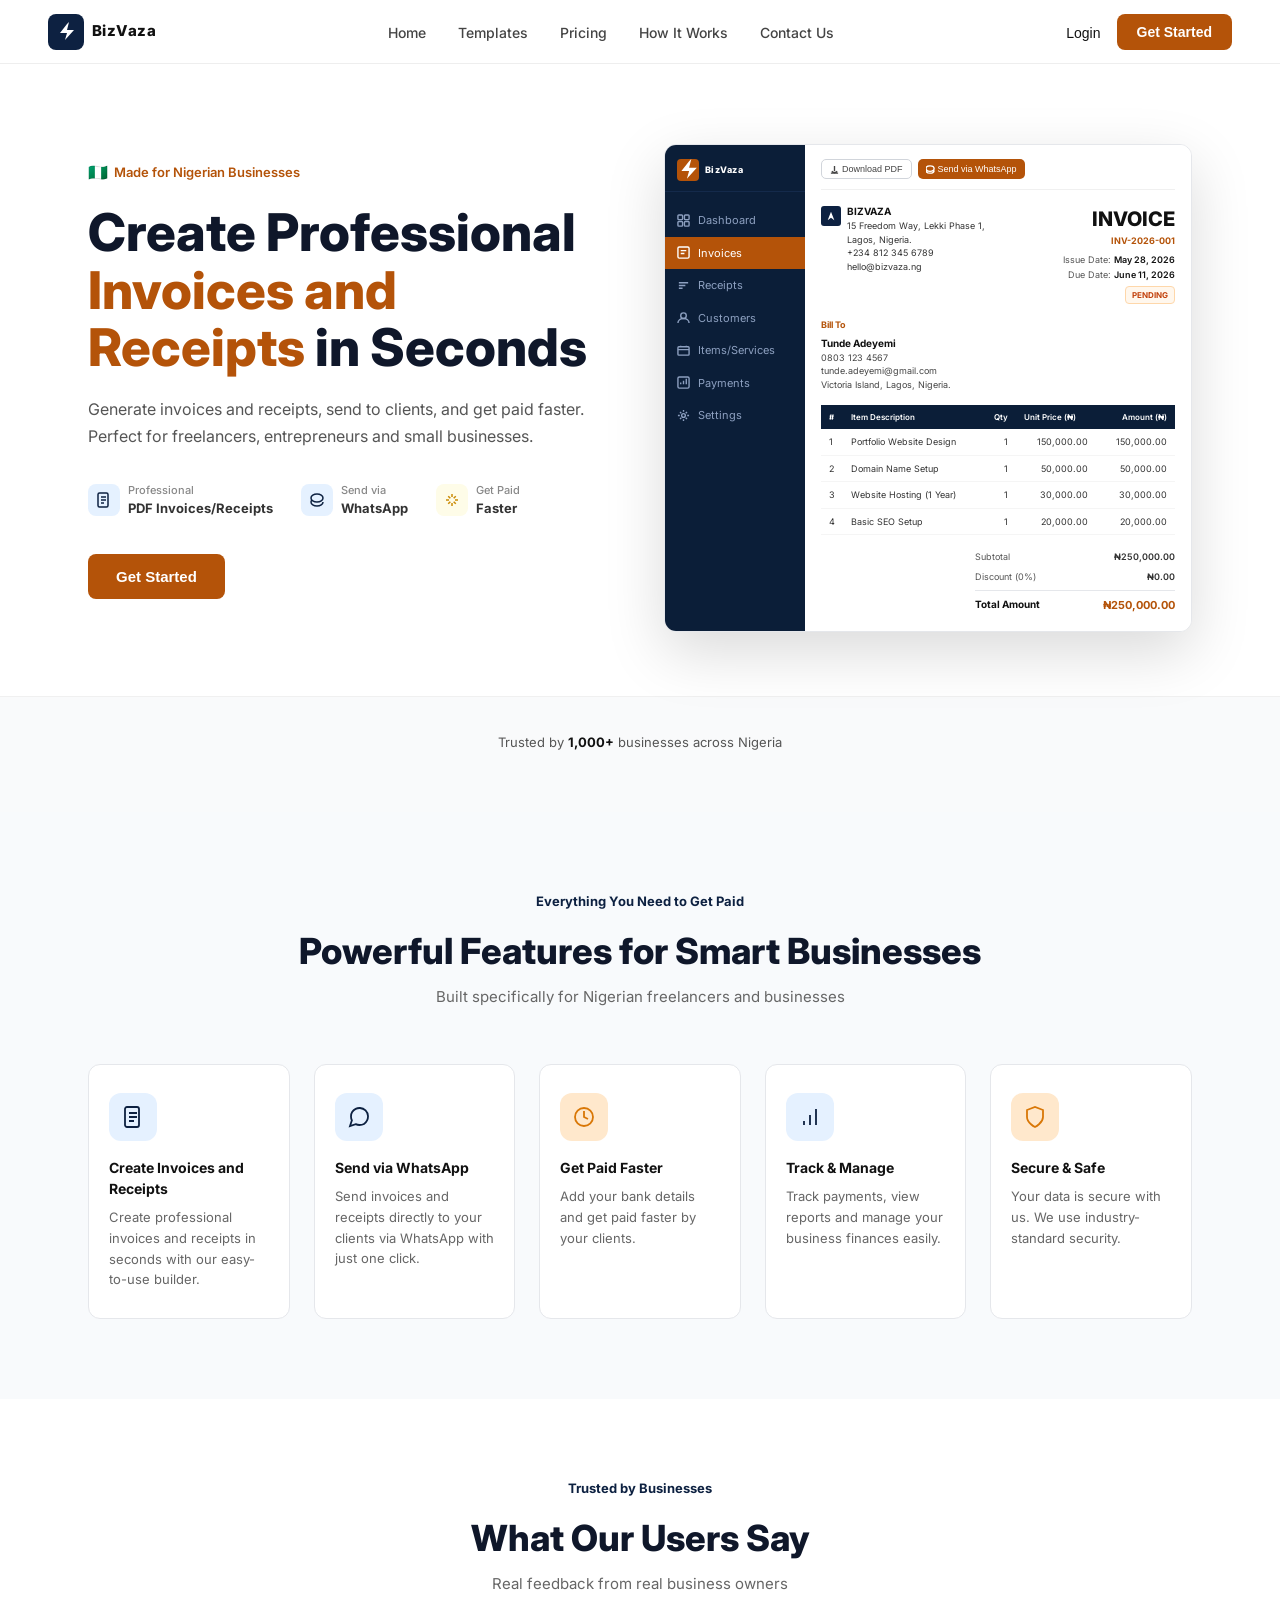
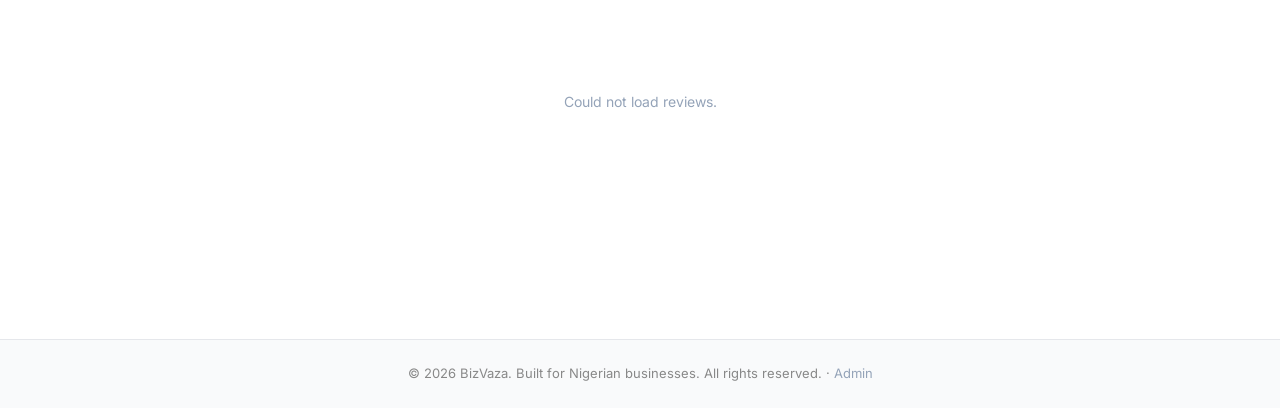
<file: WebDev/index.html>
<!doctype html>
<html lang="en">
    <head>
        <meta charset="UTF-8" />
        <meta name="viewport" content="width=device-width, initial-scale=1.0" />
        <title>BizVaza — Create Professional Invoices in Seconds</title>
        <meta name="description" content="BizVaza helps Nigerian freelancers and small businesses create professional invoices and receipts in seconds. Send via WhatsApp and get paid faster — free to start." />
        <meta property="og:type" content="website" />
        <meta property="og:site_name" content="BizVaza" />
        <meta property="og:title" content="BizVaza — Create Professional Invoices in Seconds" />
        <meta property="og:description" content="Create professional invoices and receipts in seconds. Send via WhatsApp and get paid faster — built for Nigerian businesses." />
        <meta name="twitter:card" content="summary" />
        <meta name="twitter:title" content="BizVaza — Create Professional Invoices in Seconds" />
        <meta name="twitter:description" content="Create professional invoices and receipts in seconds. Send via WhatsApp and get paid faster." />
        <link rel="icon" type="image/svg+xml" href="data:image/svg+xml,%3Csvg xmlns='http://www.w3.org/2000/svg' viewBox='0 0 20 20'%3E%3Cpath d='M11 2L4 11h7l-2 7 9-10h-7l2-8z' fill='%23b45309'/%3E%3C/svg%3E" />
        <link
            href="https://fonts.googleapis.com/css2?family=Inter:wght@400;500;600;700;800&display=swap"
            rel="stylesheet"
        />
        <style>
            *,
            *::before,
            *::after {
                box-sizing: border-box;
                margin: 0;
                padding: 0;
            }
            body {
                font-family: "Inter", sans-serif;
                background: #fff;
                color: #111;
                line-height: 1.5;
            }

            /* NAV */
            nav {
                display: flex;
                align-items: center;
                justify-content: space-between;
                padding: 0 48px;
                height: 64px;
                border-bottom: 1px solid #eee;
                position: sticky;
                top: 0;
                background: #fff;
                z-index: 100;
            }
            .logo {
                display: flex;
                align-items: center;
                gap: 8px;
                text-decoration: none;
            }
            .logo-icon {
                width: 36px;
                height: 36px;
                background: #0d2141;
                border-radius: 8px;
                display: flex;
                align-items: center;
                justify-content: center;
            }
            .logo-icon svg {
                width: 20px;
                height: 20px;
            }
            .logo-text {
                display: flex;
                flex-direction: column;
                line-height: 1.1;
            }
            .logo-text .brand {
                font-size: 15px;
                font-weight: 800;
                color: #111;
                letter-spacing: 0.03em;
            }
            .logo-text .sub {
                font-size: 11px;
                color: #b45309;
                font-weight: 600;
            }
            .nav-links {
                display: flex;
                align-items: center;
                gap: 32px;
                list-style: none;
            }
            .nav-links a {
                text-decoration: none;
                color: #444;
                font-size: 14px;
                font-weight: 500;
            }
            .nav-links a:hover {
                color: #111;
            }
            .hamburger{display:none;background:none;border:none;cursor:pointer;padding:4px;margin-left:4px}
            .nav-actions {
                display: flex;
                align-items: center;
                gap: 16px;
            }
            .btn-login {
                font-size: 14px;
                font-weight: 500;
                color: #111;
                background: none;
                border: none;
                cursor: pointer;
            }
            .btn-primary {
                background: #b45309;
                color: #fff;
                border: none;
                border-radius: 8px;
                padding: 10px 20px;
                font-size: 14px;
                font-weight: 600;
                cursor: pointer;
                white-space: nowrap;
            }
            .btn-primary:hover {
                background: #b45309;
            }

            /* HERO */
            .hero {
                display: grid;
                grid-template-columns: 1fr 1fr;
                align-items: center;
                gap: 48px;
                padding: 80px 48px 64px;
                max-width: 1200px;
                margin: 0 auto;
            }
            .hero-badge {
                display: inline-flex;
                align-items: center;
                gap: 6px;
                color: #b45309;
                font-size: 13px;
                font-weight: 600;
                margin-bottom: 20px;
            }
            .hero-badge .flag {
                font-size: 16px;
            }
            .hero h1 {
                font-size: 52px;
                font-weight: 800;
                line-height: 1.1;
                margin-bottom: 20px;
                color: #0f172a;
            }
            .hero h1 span {
                color: #b45309;
            }
            .hero-desc {
                font-size: 16px;
                color: #555;
                margin-bottom: 32px;
                line-height: 1.7;
            }
            .hero-features {
                display: flex;
                gap: 28px;
                margin-bottom: 36px;
            }
            .hero-feature {
                display: flex;
                align-items: center;
                gap: 8px;
                font-size: 13px;
                color: #333;
                font-weight: 500;
            }
            .feature-icon {
                width: 32px;
                height: 32px;
                border-radius: 8px;
                background: #e5f1ff;
                display: flex;
                align-items: center;
                justify-content: center;
            }
            .feature-icon svg {
                width: 16px;
                height: 16px;
                color: #0d2141;
            }
            .hero-ctas {
                display: flex;
                align-items: center;
                gap: 16px;
                margin-bottom: 16px;
            }
            .btn-hero-primary {
                background: #b45309;
                color: #fff;
                border: none;
                border-radius: 8px;
                padding: 14px 28px;
                font-size: 15px;
                font-weight: 700;
                cursor: pointer;
            }
            .btn-hero-primary:hover {
                background: #b45309;
            }
            .btn-hero-secondary {
                display: flex;
                align-items: center;
                gap: 8px;
                background: #fff;
                color: #111;
                border: 1.5px solid #d1d5db;
                border-radius: 8px;
                padding: 13px 24px;
                font-size: 15px;
                font-weight: 600;
                cursor: pointer;
            }
            .play-icon {
                width: 20px;
                height: 20px;
                background: #b45309;
                border-radius: 50%;
                display: flex;
                align-items: center;
                justify-content: center;
            }
            .play-icon svg {
                width: 8px;
                height: 8px;
                margin-left: 1px;
            }
            .hero-note {
                display: flex;
                align-items: center;
                gap: 6px;
                font-size: 13px;
                color: #555;
            }
            .hero-note svg {
                color: #b45309;
                width: 14px;
                height: 14px;
            }

            /* HERO MOCKUP */
            .hero-visual {
                position: relative;
            }
            .mockup-shell {
                display: grid;
                grid-template-columns: 140px 1fr;
                border-radius: 12px;
                overflow: hidden;
                box-shadow: 0 20px 60px rgba(0, 0, 0, 0.15);
                border: 1px solid #e5e7eb;
                background: #fff;
                font-size: 12px;
            }
            .mock-sidebar {
                background: #0b1e38;
                color: #8da0c0;
                padding: 0;
                display: flex;
                flex-direction: column;
            }
            .mock-sidebar-header {
                padding: 14px 12px 10px;
                border-bottom: 1px solid #142a4b;
                display: flex;
                align-items: center;
                gap: 6px;
            }
            .mock-logo-icon {
                width: 22px;
                height: 22px;
                background: #b45309;
                border-radius: 4px;
                display: flex;
                align-items: center;
                justify-content: center;
                flex-shrink: 0;
            }
            .mock-logo-text {
                font-size: 9px;
                font-weight: 800;
                color: #fff;
                letter-spacing: 0.05em;
                line-height: 1.1;
            }
            .mock-logo-sub {
                font-size: 7px;
                color: #b45309;
                font-weight: 600;
            }
            .mock-nav {
                padding: 12px 0;
                flex: 1;
            }
            .mock-nav-item {
                display: flex;
                align-items: center;
                gap: 8px;
                padding: 8px 12px;
                font-size: 11px;
                color: #8da0c0;
                cursor: pointer;
            }
            .mock-nav-item.active {
                background: #b45309;
                color: #fff;
            }
            .mock-nav-item svg {
                width: 13px;
                height: 13px;
                flex-shrink: 0;
            }
            .mock-upgrade {
                margin: 8px;
                background: #0b1e38;
                border-radius: 8px;
                padding: 10px;
                text-align: center;
            }
            .mock-upgrade .crown {
                font-size: 18px;
                margin-bottom: 4px;
            }
            .mock-upgrade p {
                font-size: 9px;
                color: #8da0c0;
                font-weight: 600;
                margin-bottom: 2px;
            }
            .mock-upgrade small {
                font-size: 8px;
                color: #5a7090;
                display: block;
                margin-bottom: 8px;
            }
            .mock-upgrade-btn {
                display: block;
                width: 100%;
                background: #b45309;
                color: #fff;
                border: none;
                border-radius: 5px;
                padding: 5px;
                font-size: 9px;
                font-weight: 700;
                cursor: pointer;
            }

            /* Invoice panel */
            .mock-invoice {
                padding: 14px 16px;
                background: #fff;
            }
            .mock-inv-topbar {
                display: flex;
                align-items: center;
                justify-content: space-between;
                margin-bottom: 14px;
                padding-bottom: 10px;
                border-bottom: 1px solid #f0f0f0;
            }
            .mock-inv-back {
                display: flex;
                align-items: center;
                gap: 4px;
                font-size: 10px;
                color: #555;
            }
            .mock-inv-actions {
                display: flex;
                gap: 6px;
            }
            .mock-btn-outline {
                border: 1px solid #d1d5db;
                color: #444;
                background: #fff;
                padding: 4px 8px;
                border-radius: 5px;
                font-size: 9px;
                cursor: pointer;
                display: flex;
                align-items: center;
                gap: 3px;
            }
            .mock-btn-green {
                background: #b45309;
                color: #fff;
                border: none;
                padding: 4px 8px;
                border-radius: 5px;
                font-size: 9px;
                cursor: pointer;
                display: flex;
                align-items: center;
                gap: 3px;
            }

            .mock-inv-header {
                display: flex;
                justify-content: space-between;
                align-items: flex-start;
                margin-bottom: 14px;
            }
            .mock-company {
                display: flex;
                align-items: flex-start;
                gap: 6px;
            }
            .mock-c-icon {
                width: 20px;
                height: 20px;
                background: #0d2141;
                border-radius: 3px;
                display: flex;
                align-items: center;
                justify-content: center;
                flex-shrink: 0;
                margin-top: 2px;
            }
            .mock-company-info p {
                font-size: 9px;
                color: #333;
                line-height: 1.5;
            }
            .mock-company-name {
                font-weight: 700;
                font-size: 10px !important;
                color: #111 !important;
            }
            .mock-inv-title {
                text-align: right;
            }
            .mock-inv-title h2 {
                font-size: 20px;
                font-weight: 800;
                color: #111;
            }
            .mock-inv-title .inv-num {
                color: #b45309;
                font-size: 9px;
                font-weight: 700;
            }
            .mock-inv-meta {
                font-size: 9px;
                color: #555;
                margin-top: 4px;
                line-height: 1.7;
            }
            .mock-inv-meta span {
                font-weight: 600;
                color: #111;
            }
            .mock-badge-pending {
                display: inline-block;
                background: #fff7ed;
                color: #c2410c;
                font-size: 8px;
                font-weight: 700;
                padding: 2px 6px;
                border-radius: 4px;
                border: 1px solid #fed7aa;
                margin-top: 4px;
            }

            .mock-bill-to {
                margin-bottom: 14px;
            }
            .mock-bill-label {
                font-size: 9px;
                color: #b45309;
                font-weight: 700;
                margin-bottom: 4px;
            }
            .mock-bill-info p {
                font-size: 9px;
                color: #444;
                line-height: 1.5;
            }
            .mock-bill-name {
                font-weight: 700;
                font-size: 10px;
                color: #111;
            }

            .mock-table {
                width: 100%;
                border-collapse: collapse;
                margin-bottom: 12px;
            }
            .mock-table thead tr {
                background: #0b1e38;
            }
            .mock-table thead th {
                color: #fff;
                font-size: 8px;
                font-weight: 600;
                padding: 6px 8px;
                text-align: left;
            }
            .mock-table thead th:last-child,
            .mock-table thead th:nth-child(3) {
                text-align: right;
            }
            .mock-table tbody tr {
                border-bottom: 1px solid #f5f5f5;
            }
            .mock-table tbody td {
                padding: 6px 8px;
                font-size: 9px;
                color: #333;
            }
            .mock-table tbody td:last-child,
            .mock-table tbody td:nth-child(3) {
                text-align: right;
            }

            .mock-totals {
                margin-left: auto;
                width: 200px;
            }
            .mock-total-row {
                display: flex;
                justify-content: space-between;
                font-size: 9px;
                color: #555;
                padding: 3px 0;
            }
            .mock-total-row.total {
                border-top: 1px solid #e5e7eb;
                margin-top: 4px;
                padding-top: 6px;
            }
            .mock-total-row.total span {
                font-weight: 700;
                font-size: 11px;
                color: #b45309;
            }
            .mock-total-row.total label {
                font-weight: 700;
                font-size: 10px;
                color: #111;
            }

            /* TRUST STRIP */
            .trust-strip {
                background: #f9fafb;
                padding: 36px 48px;
                text-align: center;
            }
            .trust-strip p {
                font-size: 13px;
                color: #555;
                margin-bottom: 24px;
            }
            .trust-strip p strong {
                color: #111;
            }
            .logos {
                display: flex;
                align-items: center;
                justify-content: center;
                gap: 48px;
                flex-wrap: wrap;
            }
            .brand-logo {
                font-size: 18px;
                font-weight: 800;
                color: #555;
                letter-spacing: -0.5px;
            }
            .brand-logo.paystack {
                display: flex;
                align-items: center;
                gap: 4px;
            }
            .brand-logo.paystack svg {
                width: 20px;
                height: 20px;
            }

            /* FEATURES */
            .features-section {
                padding: 80px 48px;
                max-width: 1200px;
                margin: 0 auto;
            }
            .section-eyebrow {
                color: #0d2141;
                font-size: 13px;
                font-weight: 700;
                text-align: center;
                margin-bottom: 12px;
            }
            .section-title {
                font-size: 36px;
                font-weight: 800;
                color: #0f172a;
                text-align: center;
                margin-bottom: 8px;
            }
            .section-subtitle {
                font-size: 15px;
                color: #666;
                text-align: center;
                margin-bottom: 56px;
            }
            .features-grid {
                display: grid;
                grid-template-columns: repeat(5, 1fr);
                gap: 24px;
            }
            .feature-card {
                background: #fff;
                border: 1px solid #e5e7eb;
                border-radius: 12px;
                padding: 28px 20px;
            }
            .feat-icon-wrap {
                width: 48px;
                height: 48px;
                border-radius: 12px;
                display: flex;
                align-items: center;
                justify-content: center;
                margin-bottom: 16px;
            }
            .feat-icon-wrap svg {
                width: 24px;
                height: 24px;
            }
            .feature-card h3 {
                font-size: 14px;
                font-weight: 700;
                color: #111;
                margin-bottom: 8px;
            }
            .feature-card p {
                font-size: 13px;
                color: #666;
                line-height: 1.6;
            }

            /* TESTIMONIALS */
            .testimonials-section {
                padding: 80px 48px;
                background: #fff;
            }
            .testimonials-container {
                max-width: 720px;
                margin: 0 auto;
                text-align: center;
            }
            .testimonials-carousel {
                position: relative;
                min-height: 180px;
            }
            .testimonial-slide {
                display: none;
                animation: fadeIn .5s ease;
            }
            .testimonial-slide.active {
                display: block;
            }
            @keyframes fadeIn {
                from { opacity: 0; transform: translateY(12px); }
                to { opacity: 1; transform: translateY(0); }
            }
            .testimonial-stars {
                display: flex;
                justify-content: center;
                gap: 4px;
                margin-bottom: 20px;
            }
            .testimonial-stars svg {
                width: 22px;
                height: 22px;
            }
            .testimonial-text {
                font-size: 18px;
                font-weight: 500;
                color: #1a2332;
                line-height: 1.7;
                font-style: italic;
                margin-bottom: 24px;
                quotes: "“" "”" "‘" "’";
            }
            .testimonial-text::before { content: "“"; }
            .testimonial-text::after { content: "”"; }
            .testimonial-author {
                font-size: 14px;
                font-weight: 700;
                color: #0d2141;
            }
            .testimonial-badge {
                display: inline-block;
                font-size: 11px;
                font-weight: 600;
                color: #059669;
                background: #ecfdf5;
                padding: 2px 10px;
                border-radius: 20px;
                margin-top: 4px;
            }
            .testimonial-dots {
                display: flex;
                justify-content: center;
                gap: 8px;
                margin-top: 28px;
            }
            .testimonial-dot {
                width: 10px;
                height: 10px;
                border-radius: 50%;
                border: none;
                background: #d0d6df;
                cursor: pointer;
                padding: 0;
                transition: background .2s;
            }
            .testimonial-dot.active {
                background: #b45309;
            }
            .testimonial-empty {
                font-size: 14px;
                color: #94a3b8;
                padding: 40px 0;
            }

            /* FOOTER */
            footer {
                background: #f9fafb;
                border-top: 1px solid #e5e7eb;
                padding: 24px 48px;
                text-align: center;
            }
            footer p {
                font-size: 13px;
                color: #888;
            }

            @media (max-width: 900px) {
                nav {
                    padding: 0 20px;
                }
                .hamburger{display:block}
                .nav-actions{margin-left:auto}
                #mobileNav{display:flex;flex-direction:column;position:fixed;top:64px;left:0;width:100%;background:#fff;border-bottom:1px solid #eee;padding:16px 24px;gap:4px;transform:translateY(-120%);opacity:0;transition:transform .3s ease,opacity .3s ease;pointer-events:none;z-index:99;box-shadow:0 8px 24px rgba(0,0,0,.08)}
                #mobileNav.open{transform:translateY(0);opacity:1;pointer-events:auto}
                #mobileNav li{width:100%}
                #mobileNav a{display:block;padding:10px 0;font-size:15px;font-weight:500;color:#333;text-decoration:none;border-bottom:1px solid #f5f5f5}
                #mobileNav a.active{color:#b45309;font-weight:700}
                .nav-actions .btn-login{font-size:13px}
                .nav-actions .btn-primary{padding:8px 14px;font-size:13px}
                .hero {
                    grid-template-columns: 1fr;
                    padding: 40px 20px;
                    gap: 32px;
                }
                .hero h1 {
                    font-size: 36px;
                }
                .features-grid {
                    grid-template-columns: repeat(2, 1fr);
                }
                .logos {
                    gap: 24px;
                }
                .trust-strip,
                .features-section {
                    padding: 40px 20px;
                }
            }

            @media (max-width: 640px) {
                .hero h1{font-size:28px}
                .hero-features{flex-direction:column;gap:12px}
                .section-title{font-size:24px;padding:0 12px}
                .features-grid{grid-template-columns:1fr;gap:16px}
                .feature-card{padding:20px 16px}
                .mockup-shell{grid-template-columns:1fr}
                .mock-sidebar .mock-nav{display:flex;flex-wrap:wrap;gap:2px;padding:6px 8px}
                .mock-nav-item{padding:6px 8px;font-size:10px}
                .mock-invoice{padding:10px 12px}
                .mock-inv-header{flex-direction:column;gap:8px}
                .testimonials-section{padding:48px 20px}
                .testimonial-text{font-size:16px}
                .mock-inv-title{text-align:left}
                .mock-inv-topbar .mock-inv-actions{flex-wrap:wrap;gap:4px}
                .mock-btn-outline,.mock-btn-green{padding:3px 6px;font-size:8px}
                .trust-strip p{font-size:12px}
                footer{padding:18px 16px}
            }
        </style>
    </head>
    <body>
        <!-- NAV -->
        <nav>
            <a class="logo" href="index.html">
                <div class="logo-icon">
                    <svg
                        viewBox="0 0 20 20"
                        fill="none"
                        xmlns="http://www.w3.org/2000/svg"
                    >
                        <path d="M11 2L4 11h7l-2 7 9-10h-7l2-8z" fill="#fff" />
                    </svg>
                </div>
                <div class="logo-text">
                    <span class="brand">BizVaza</span>
                </div>
            </a>

            <ul class="nav-links" id="mobileNav">
                <li><a href="index.html" class="active">Home</a></li>
                <li><a href="templates.html">Templates</a></li>
                <li><a href="pricing.php">Pricing</a></li>
                <li><a href="how-it-works.html">How It Works</a></li>
                <li><a href="contact-us.html">Contact Us</a></li>
            </ul>

            <div class="nav-actions">
                <a href="login.php" style="text-decoration:none"><button class="btn-login">Login</button></a>
                <a href="register.php" style="text-decoration:none"><button class="btn-primary">Get Started</button></a>
            </div>
            <button class="hamburger" onclick="toggleMobileNav()" aria-label="Menu">
                <svg width="24" height="24" viewBox="0 0 24 24" fill="none" stroke="#111" stroke-width="2.5" stroke-linecap="round"><line x1="3" y1="6" x2="21" y2="6"/><line x1="3" y1="12" x2="21" y2="12"/><line x1="3" y1="18" x2="21" y2="18"/></svg>
            </button>
        </nav>

        <!-- HERO -->
        <section style="background: #fff; border-bottom: 1px solid #f0f0f0">
            <div class="hero">
                <!-- Left -->
                <div>
                    <div class="hero-badge">
                        <span class="flag">🇳🇬</span> Made for Nigerian
                        Businesses
                    </div>
                    <h1>
                        Create Professional
                        <span>Invoices and Receipts</span> in Seconds
                    </h1>
                    <p class="hero-desc">
                        Generate invoices and receipts, send to clients, and get
                        paid faster.<br />Perfect for freelancers, entrepreneurs
                        and small businesses.
                    </p>

                    <div class="hero-features">
                        <div class="hero-feature">
                            <div class="feature-icon">
                                <svg
                                    viewBox="0 0 16 16"
                                    fill="none"
                                    stroke="#0d2141"
                                    stroke-width="1.5"
                                >
                                    <rect
                                        x="2"
                                        y="1"
                                        width="10"
                                        height="14"
                                        rx="1.5"
                                    />
                                    <path d="M5 5h5M5 8h5M5 11h3" />
                                </svg>
                            </div>
                            <div>
                                <div
                                    style="
                                        font-size: 11px;
                                        color: #888;
                                        font-weight: 500;
                                    "
                                >
                                    Professional
                                </div>
                                <div style="font-weight: 700; font-size: 13px">
                                    PDF Invoices/Receipts
                                </div>
                            </div>
                        </div>
                        <div class="hero-feature">
                            <div
                                class="feature-icon"
                                style="background: #e5f1ff"
                            >
                                <svg
                                    viewBox="0 0 16 16"
                                    fill="none"
                                    stroke="#0d2141"
                                    stroke-width="1.5"
                                >
                                    <path
                                        d="M14 10c0 2.21-2.686 4-6 4S2 12.21 2 10c0-.93.45-1.8 1.2-2.52M14 6c0 2.21-2.686 4-6 4S2 8.21 2 6 4.686 2 8 2s6 1.79 6 4z"
                                    />
                                </svg>
                            </div>
                            <div>
                                <div
                                    style="
                                        font-size: 11px;
                                        color: #888;
                                        font-weight: 500;
                                    "
                                >
                                    Send via
                                </div>
                                <div style="font-weight: 700; font-size: 13px">
                                    WhatsApp
                                </div>
                            </div>
                        </div>
                        <div class="hero-feature">
                            <div
                                class="feature-icon"
                                style="background: #fefce8"
                            >
                                <svg
                                    viewBox="0 0 16 16"
                                    fill="none"
                                    stroke="#ca8a04"
                                    stroke-width="1.5"
                                >
                                    <path
                                        d="M8 2v3M8 11v3M2 8h3M11 8h3M4.22 4.22l2.12 2.12M9.66 9.66l2.12 2.12M4.22 11.78l2.12-2.12M9.66 6.34l2.12-2.12"
                                    />
                                </svg>
                            </div>
                            <div>
                                <div
                                    style="
                                        font-size: 11px;
                                        color: #888;
                                        font-weight: 500;
                                    "
                                >
                                    Get Paid
                                </div>
                                <div style="font-weight: 700; font-size: 13px">
                                    Faster
                                </div>
                            </div>
                        </div>
                    </div>

                    <div class="hero-ctas">
                        <a href="register.php" style="text-decoration:none"><button class="btn-hero-primary">Get Started</button></a>
                    </div>
                </div>

                <!-- Right: Mockup -->
                <div class="hero-visual">
                    <div class="mockup-shell">
                        <!-- Sidebar -->
                        <div class="mock-sidebar">
                            <div class="mock-sidebar-header">
                                <div class="mock-logo-icon">
                                    <svg
                                        viewBox="0 0 20 20"
                                        fill="none"
                                        xmlns="http://www.w3.org/2000/svg"
                                    >
                                        <path
                                            d="M11 2L4 11h7l-2 7 9-10h-7l2-8z"
                                            fill="#fff"
                                        />
                                    </svg>
                                </div>
                                <div>
                                    <div class="mock-logo-text">BizVaza</div>
                                </div>
                            </div>
                            <div class="mock-nav">
                                <div class="mock-nav-item">
                                    <svg
                                        viewBox="0 0 14 14"
                                        fill="none"
                                        stroke="currentColor"
                                        stroke-width="1.5"
                                    >
                                        <rect
                                            x="1"
                                            y="1"
                                            width="5"
                                            height="5"
                                            rx="1"
                                        />
                                        <rect
                                            x="8"
                                            y="1"
                                            width="5"
                                            height="5"
                                            rx="1"
                                        />
                                        <rect
                                            x="1"
                                            y="8"
                                            width="5"
                                            height="5"
                                            rx="1"
                                        />
                                        <rect
                                            x="8"
                                            y="8"
                                            width="5"
                                            height="5"
                                            rx="1"
                                        />
                                    </svg>
                                    Dashboard
                                </div>
                                <div class="mock-nav-item active">
                                    <svg
                                        viewBox="0 0 14 14"
                                        fill="none"
                                        stroke="currentColor"
                                        stroke-width="1.5"
                                    >
                                        <rect
                                            x="1"
                                            y="1"
                                            width="12"
                                            height="12"
                                            rx="1.5"
                                        />
                                        <path d="M4 5h6M4 8h4" />
                                    </svg>
                                    Invoices
                                </div>
                                <div class="mock-nav-item">
                                    <svg
                                        viewBox="0 0 14 14"
                                        fill="none"
                                        stroke="currentColor"
                                        stroke-width="1.5"
                                    >
                                        <path d="M2 4h10M2 7h7M2 10h4" />
                                    </svg>
                                    Receipts
                                </div>
                                <div class="mock-nav-item">
                                    <svg
                                        viewBox="0 0 14 14"
                                        fill="none"
                                        stroke="currentColor"
                                        stroke-width="1.5"
                                    >
                                        <circle cx="7" cy="5" r="3" />
                                        <path
                                            d="M1 13c0-3 2.686-5 6-5s6 2 6 5"
                                        />
                                    </svg>
                                    Customers
                                </div>
                                <div class="mock-nav-item">
                                    <svg
                                        viewBox="0 0 14 14"
                                        fill="none"
                                        stroke="currentColor"
                                        stroke-width="1.5"
                                    >
                                        <rect
                                            x="1"
                                            y="3"
                                            width="12"
                                            height="9"
                                            rx="1"
                                        />
                                        <path d="M4 3V2M10 3V2M1 6h12" />
                                    </svg>
                                    Items/Services
                                </div>
                                <div class="mock-nav-item">
                                    <svg
                                        viewBox="0 0 14 14"
                                        fill="none"
                                        stroke="currentColor"
                                        stroke-width="1.5"
                                    >
                                        <rect
                                            x="1"
                                            y="1"
                                            width="12"
                                            height="12"
                                            rx="1.5"
                                        />
                                        <path d="M4 9V7M7 9V5M10 9V3" />
                                    </svg>
                                    Payments
                                </div>
                                <div class="mock-nav-item">
                                    <svg
                                        viewBox="0 0 14 14"
                                        fill="none"
                                        stroke="currentColor"
                                        stroke-width="1.5"
                                    >
                                        <circle cx="7" cy="7" r="2" />
                                        <path
                                            d="M7 1v2M7 11v2M1 7h2M11 7h2M3.22 3.22l1.42 1.42M9.36 9.36l1.42 1.42M3.22 10.78l1.42-1.42M9.36 4.64l1.42-1.42"
                                        />
                                    </svg>
                                    Settings
                                </div>
                            </div>
                        </div>

                        <!-- Invoice Panel -->
                        <div class="mock-invoice">
                            <div class="mock-inv-topbar">
                                <div class="mock-inv-actions">
                                    <button class="mock-btn-outline">
                                        <svg
                                            viewBox="0 0 10 10"
                                            fill="none"
                                            stroke="currentColor"
                                            stroke-width="1.5"
                                            width="9"
                                            height="9"
                                        >
                                            <path
                                                d="M5 1v6M2 7l3 2 3-2M1 9h8"
                                            />
                                        </svg>
                                        Download PDF
                                    </button>
                                    <button class="mock-btn-green">
                                        <svg
                                            viewBox="0 0 10 10"
                                            fill="none"
                                            stroke="currentColor"
                                            stroke-width="1.5"
                                            width="9"
                                            height="9"
                                        >
                                            <path
                                                d="M9 6c0 1.66-2.015 3-4.5 3S0 7.66 0 6c0-.696.338-1.35.9-1.89M9 4C9 5.657 6.985 7 4.5 7S0 5.657 0 4 2.015 1 4.5 1 9 2.343 9 4z"
                                            />
                                        </svg>
                                        Send via WhatsApp
                                    </button>
                                </div>
                            </div>

                            <div class="mock-inv-header">
                                <div class="mock-company">
                                    <div class="mock-c-icon">
                                        <svg
                                            viewBox="0 0 12 12"
                                            fill="#fff"
                                            width="10"
                                            height="10"
                                        >
                                            <polygon
                                                points="6,1 2,11 6,8 10,11"
                                            />
                                        </svg>
                                    </div>
                                    <div class="mock-company-info">
                                        <p class="mock-company-name">
                                            BIZVAZA
                                        </p>
                                        <p>15 Freedom Way, Lekki Phase 1,</p>
                                        <p>Lagos, Nigeria.</p>
                                        <p>+234 812 345 6789</p>
                                        <p>hello@bizvaza.ng</p>
                                    </div>
                                </div>
                                <div class="mock-inv-title">
                                    <h2>INVOICE</h2>
                                    <div class="inv-num">INV-2026-001</div>
                                    <div class="mock-inv-meta">
                                        Issue Date: <span>May 28, 2026</span
                                        ><br />
                                        Due Date: <span>June 11, 2026</span>
                                    </div>
                                    <div class="mock-badge-pending">
                                        PENDING
                                    </div>
                                </div>
                            </div>

                            <div class="mock-bill-to">
                                <div class="mock-bill-label">Bill To</div>
                                <p class="mock-bill-name">Tunde Adeyemi</p>
                                <p style="font-size: 9px; color: #444">
                                    0803 123 4567
                                </p>
                                <p style="font-size: 9px; color: #444">
                                    tunde.adeyemi@gmail.com
                                </p>
                                <p style="font-size: 9px; color: #444">
                                    Victoria Island, Lagos, Nigeria.
                                </p>
                            </div>

                            <table class="mock-table">
                                <thead>
                                    <tr>
                                        <th style="width: 20px">#</th>
                                        <th>Item Description</th>
                                        <th style="width: 30px">Qty</th>
                                        <th>Unit Price (₦)</th>
                                        <th>Amount (₦)</th>
                                    </tr>
                                </thead>
                                <tbody>
                                    <tr>
                                        <td>1</td>
                                        <td>Portfolio Website Design</td>
                                        <td>1</td>
                                        <td style="text-align: right">
                                            150,000.00
                                        </td>
                                        <td style="text-align: right">
                                            150,000.00
                                        </td>
                                    </tr>
                                    <tr>
                                        <td>2</td>
                                        <td>Domain Name Setup</td>
                                        <td>1</td>
                                        <td style="text-align: right">
                                            50,000.00
                                        </td>
                                        <td style="text-align: right">
                                            50,000.00
                                        </td>
                                    </tr>
                                    <tr>
                                        <td>3</td>
                                        <td>Website Hosting (1 Year)</td>
                                        <td>1</td>
                                        <td style="text-align: right">
                                            30,000.00
                                        </td>
                                        <td style="text-align: right">
                                            30,000.00
                                        </td>
                                    </tr>
                                    <tr>
                                        <td>4</td>
                                        <td>Basic SEO Setup</td>
                                        <td>1</td>
                                        <td style="text-align: right">
                                            20,000.00
                                        </td>
                                        <td style="text-align: right">
                                            20,000.00
                                        </td>
                                    </tr>
                                </tbody>
                            </table>

                            <div class="mock-totals">
                                <div class="mock-total-row">
                                    <label>Subtotal</label
                                    ><span
                                        style="
                                            color: #333;
                                            font-size: 9px;
                                            font-weight: 600;
                                        "
                                        >₦250,000.00</span
                                    >
                                </div>
                                <div class="mock-total-row">
                                    <label>Discount (0%)</label
                                    ><span
                                        style="
                                            color: #333;
                                            font-size: 9px;
                                            font-weight: 600;
                                        "
                                        >₦0.00</span
                                    >
                                </div>
                                <div class="mock-total-row total">
                                    <label>Total Amount</label
                                    ><span>₦250,000.00</span>
                                </div>
                            </div>
                        </div>
                    </div>
                </div>
            </div>
        </section>

        <!-- TRUST STRIP -->
        <div class="trust-strip">
            <p>Trusted by <strong>1,000+</strong> businesses across Nigeria</p>
        </div>

        <!-- FEATURES -->
        <section style="background: #f8fafc; padding: 80px 0">
            <div
                class="features-section"
                style="padding-top: 0; padding-bottom: 0"
            >
                <div class="section-eyebrow">
                    Everything You Need to Get Paid
                </div>
                <div class="section-title">
                    Powerful Features for Smart Businesses
                </div>
                <div class="section-subtitle">
                    Built specifically for Nigerian freelancers and businesses
                </div>

                <div class="features-grid">
                    <!-- Card 1 -->
                    <div class="feature-card">
                        <div class="feat-icon-wrap" style="background: #e5f1ff">
                            <svg
                                viewBox="0 0 24 24"
                                fill="none"
                                stroke="#0d2141"
                                stroke-width="1.8"
                            >
                                <rect
                                    x="4"
                                    y="2"
                                    width="14"
                                    height="20"
                                    rx="2"
                                />
                                <path d="M8 8h8M8 12h8M8 16h5" />
                            </svg>
                        </div>
                        <h3>Create Invoices and Receipts</h3>
                        <p>
                            Create professional invoices and receipts in seconds
                            with our easy-to-use builder.
                        </p>
                    </div>

                    <!-- Card 2 -->
                    <div class="feature-card">
                        <div class="feat-icon-wrap" style="background: #e5f1ff">
                            <svg
                                viewBox="0 0 24 24"
                                fill="none"
                                stroke="#0d2141"
                                stroke-width="1.8"
                            >
                                <path
                                    d="M21 11.5a8.38 8.38 0 01-.9 3.8 8.5 8.5 0 01-7.6 4.7 8.38 8.38 0 01-3.8-.9L3 21l1.9-5.7a8.38 8.38 0 01-.9-3.8 8.5 8.5 0 014.7-7.6 8.38 8.38 0 013.8-.9h.5a8.48 8.48 0 018 8v.5z"
                                />
                            </svg>
                        </div>
                        <h3>Send via WhatsApp</h3>
                        <p>
                            Send invoices and receipts directly to your clients
                            via WhatsApp with just one click.
                        </p>
                    </div>

                    <!-- Card 3 -->
                    <div class="feature-card">
                        <div class="feat-icon-wrap" style="background: #ffe8cc">
                            <svg
                                viewBox="0 0 24 24"
                                fill="none"
                                stroke="#d97706"
                                stroke-width="1.8"
                            >
                                <circle cx="12" cy="12" r="9" />
                                <path d="M12 6v6l4 2" />
                            </svg>
                        </div>
                        <h3>Get Paid Faster</h3>
                        <p>
                            Add your bank details and get paid faster by your
                            clients.
                        </p>
                    </div>

                    <!-- Card 4 -->
                    <div class="feature-card">
                        <div class="feat-icon-wrap" style="background: #e5f1ff">
                            <svg
                                viewBox="0 0 24 24"
                                fill="none"
                                stroke="#0d2141"
                                stroke-width="1.8"
                            >
                                <path d="M12 20V10M18 20V4M6 20v-4" />
                            </svg>
                        </div>
                        <h3>Track &amp; Manage</h3>
                        <p>
                            Track payments, view reports and manage your
                            business finances easily.
                        </p>
                    </div>

                    <!-- Card 5 -->
                    <div class="feature-card">
                        <div class="feat-icon-wrap" style="background: #ffe8cc">
                            <svg
                                viewBox="0 0 24 24"
                                fill="none"
                                stroke="#d97706"
                                stroke-width="1.8"
                            >
                                <path
                                    d="M12 22s8-4 8-10V5l-8-3-8 3v7c0 6 8 10 8 10z"
                                />
                            </svg>
                        </div>
                        <h3>Secure &amp; Safe</h3>
                        <p>
                            Your data is secure with us. We use
                            industry-standard security.
                        </p>
                    </div>
                </div>
            </div>
        </section>

        <!-- TESTIMONIALS -->
        <section class="testimonials-section">
            <div class="testimonials-container">
                <div class="section-eyebrow">Trusted by Businesses</div>
                <div class="section-title">What Our Users Say</div>
                <div class="section-subtitle">Real feedback from real business owners</div>
                <div class="testimonials-carousel" id="testimonialCarousel">
                    <div class="testimonial-empty" id="testimonialEmpty">Loading reviews…</div>
                </div>
                <div class="testimonial-dots" id="testimonialDots"></div>
            </div>
        </section>

        <!-- FOOTER -->
        <footer>
            <p>
                © 2026 BizVaza. Built for Nigerian businesses. All rights
                reserved. &middot; <a href="admin/login.php" style="color:#94a3b8;text-decoration:none">Admin</a>
            </p>
        </footer>
<script>/*(function(){function c(e){e.preventDefault()}document.addEventListener('contextmenu',c);function k(e){if(e.key==='F12'||e.ctrlKey&&e.shiftKey&&(e.key==='I'||e.key==='J')||e.ctrlKey&&e.key==='U')e.preventDefault()}document.addEventListener('keydown',k)})();*/
function toggleMobileNav(){document.getElementById('mobileNav').classList.toggle('open')}

// Testimonials carousel
(function(){
    var reviews = [];
    var current = 0;
    var timer = null;
    var carousel = document.getElementById('testimonialCarousel');
    var dotsContainer = document.getElementById('testimonialDots');

    function renderStars(rating) {
        var s = '<div class="testimonial-stars">';
        for (var i = 1; i <= 5; i++) {
            s += '<svg viewBox="0 0 24 24" fill="' + (i <= rating ? '#b45309' : 'none') + '" stroke="#b45309" stroke-width="1.6"><path d="M12 2l3.09 6.26L22 9.27l-5 4.87 1.18 6.88L12 17.77l-6.18 3.25L7 14.14 2 9.27l6.91-1.01L12 2z"/></svg>';
        }
        s += '</div>';
        return s;
    }

    function renderSlide(index) {
        var r = reviews[index];
        return '<div class="testimonial-slide active"><div class="testimonial-stars">' + renderStars(r.rating) + '</div><div class="testimonial-text">' + r.review_text + '</div><div class="testimonial-author">' + r.business_name + '</div><div class="testimonial-badge">Verified User</div></div>';
    }

    function goTo(index) {
        if (!reviews.length) return;
        current = (index + reviews.length) % reviews.length;
        carousel.innerHTML = renderSlide(current);
        var dots = dotsContainer.querySelectorAll('.testimonial-dot');
        dots.forEach(function(d, i) {
            d.classList.toggle('active', i === current);
        });
        resetTimer();
    }

    function resetTimer() {
        if (timer) clearInterval(timer);
        if (reviews.length > 1) {
            timer = setInterval(function() { goTo(current + 1); }, 5000);
        }
    }

    function buildDots() {
        dotsContainer.innerHTML = '';
        for (var i = 0; i < reviews.length; i++) {
            var dot = document.createElement('button');
            dot.className = 'testimonial-dot' + (i === 0 ? ' active' : '');
            dot.setAttribute('aria-label', 'Go to review ' + (i + 1));
            dot.addEventListener('click', function(idx) { return function() { goTo(idx); }; }(i));
            dotsContainer.appendChild(dot);
        }
    }

    fetch('ajax/reviews.php')
        .then(function(r) { return r.json(); })
        .then(function(data) {
            if (data && data.length) {
                reviews = data;
                buildDots();
                goTo(0);
            } else {
                carousel.innerHTML = '<div class="testimonial-empty">No reviews yet. Be the first!</div>';
            }
        })
        .catch(function() {
            carousel.innerHTML = '<div class="testimonial-empty">Could not load reviews.</div>';
        });
})();
</script>
    </body>
</html>
</file>
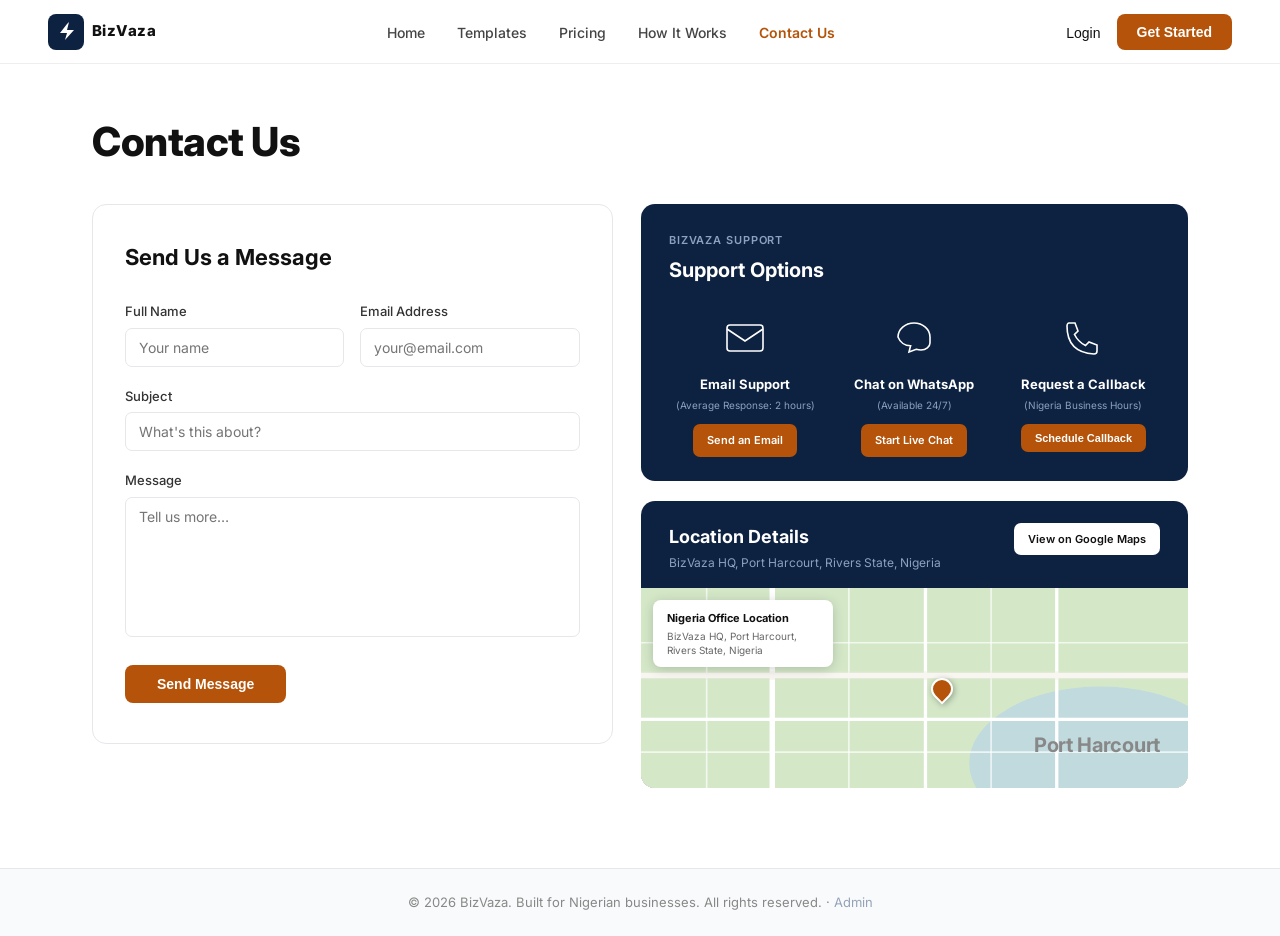
<file: WebDev/contact-us.html>
<!doctype html>
<html lang="en">
    <head>
        <meta charset="UTF-8" />
        <meta name="viewport" content="width=device-width, initial-scale=1.0" />
        <title>BizVaza — Contact Us</title>
        <meta name="description" content="Contact BizVaza support. Email us, chat on WhatsApp, or schedule a callback. We're here to help Nigerian businesses get paid faster." />
        <meta property="og:type" content="website" />
        <meta property="og:site_name" content="BizVaza" />
        <meta property="og:title" content="BizVaza — Contact Us" />
        <meta property="og:description" content="Contact BizVaza support. Email us, chat on WhatsApp, or schedule a callback." />
        <meta name="twitter:card" content="summary" />
        <meta name="twitter:title" content="BizVaza — Contact Us" />
        <meta name="twitter:description" content="Contact BizVaza support. Email us, chat on WhatsApp, or schedule a callback." />
        <link rel="icon" type="image/svg+xml" href="data:image/svg+xml,%3Csvg xmlns='http://www.w3.org/2000/svg' viewBox='0 0 20 20'%3E%3Cpath d='M11 2L4 11h7l-2 7 9-10h-7l2-8z' fill='%23b45309'/%3E%3C/svg%3E" />
        <link
            href="https://fonts.googleapis.com/css2?family=Inter:wght@400;500;600;700;800&display=swap"
            rel="stylesheet"
        />
        <style>
            *,
            *::before,
            *::after {
                box-sizing: border-box;
                margin: 0;
                padding: 0;
            }

            body {
                font-family: "Inter", sans-serif;
                background: #fff;
                color: #111;
                line-height: 1.5;
            }

            /* ── NAV ── */
            nav {
                display: flex;
                align-items: center;
                justify-content: space-between;
                padding: 0 48px;
                height: 64px;
                border-bottom: 1px solid #eee;
                position: sticky;
                top: 0;
                background: #fff;
                z-index: 100;
            }
            .logo {
                display: flex;
                align-items: center;
                gap: 8px;
                text-decoration: none;
            }
            .logo-icon {
                width: 36px;
                height: 36px;
                background: #0d2141;
                border-radius: 8px;
                display: flex;
                align-items: center;
                justify-content: center;
            }
            .logo-icon svg {
                width: 20px;
                height: 20px;
            }
            .logo-text {
                display: flex;
                flex-direction: column;
                line-height: 1.1;
            }
            .logo-text .brand {
                font-size: 15px;
                font-weight: 800;
                color: #111;
                letter-spacing: 0.03em;
            }

            .nav-links {
                display: flex;
                align-items: center;
                gap: 32px;
                list-style: none;
            }
            .nav-links a {
                text-decoration: none;
                font-size: 14px;
                font-weight: 500;
                color: #444;
            }
            .nav-links a:hover {
                color: #111;
            }
            .nav-links .active {
                color: #b45309;
                font-weight: 600;
            }
            .hamburger{display:none;background:none;border:none;cursor:pointer;padding:4px;margin-left:4px}

            .nav-actions {
                display: flex;
                align-items: center;
                gap: 16px;
            }
            .btn-login {
                font-size: 14px;
                font-weight: 500;
                color: #111;
                background: none;
                border: none;
                cursor: pointer;
            }
            .btn-primary {
                background: #b45309;
                color: #fff;
                border: none;
                border-radius: 8px;
                padding: 10px 20px;
                font-size: 14px;
                font-weight: 600;
                cursor: pointer;
                white-space: nowrap;
            }
            .btn-primary:hover {
                background: #b45309;
            }

            /* ── PAGE LAYOUT ── */
            .page {
                max-width: 1160px;
                margin: 0 auto;
                padding: 48px 32px 80px;
            }

            .page-title {
                font-size: 40px;
                font-weight: 800;
                color: #111;
                margin-bottom: 32px;
                letter-spacing: -0.5px;
            }

            .two-col {
                display: grid;
                grid-template-columns: 1fr 1.05fr;
                gap: 28px;
                align-items: start;
            }

            /* ── CONTACT FORM CARD ── */
            .form-card {
                background: #fff;
                border-radius: 14px;
                border: 1px solid #e5e7eb;
                padding: 36px 32px 40px;
            }
            .form-card h2 {
                font-size: 22px;
                font-weight: 700;
                color: #111;
                margin-bottom: 28px;
            }

            .form-row {
                display: grid;
                grid-template-columns: 1fr 1fr;
                gap: 16px;
                margin-bottom: 20px;
            }
            .form-group {
                display: flex;
                flex-direction: column;
                gap: 6px;
            }
            .form-group.full {
                margin-bottom: 20px;
            }

            label {
                font-size: 13px;
                font-weight: 500;
                color: #333;
            }
            input[type="text"],
            input[type="email"],
            textarea {
                width: 100%;
                border: 1px solid #e5e7eb;
                border-radius: 7px;
                padding: 10px 13px;
                font-size: 14px;
                font-family: "Inter", sans-serif;
                color: #111;
                background: #fff;
                outline: none;
                resize: none;
                transition: border-color 0.15s;
            }
            input:focus,
            textarea:focus {
                border-color: #b45309;
            }
            textarea {
                height: 140px;
            }

            .btn-send {
                background: #b45309;
                color: #fff;
                border: none;
                border-radius: 8px;
                padding: 11px 32px;
                font-size: 14px;
                font-weight: 600;
                cursor: pointer;
                margin-top: 8px;
            }
            .btn-send:hover {
                background: #b45309;
            }
            .form-status {
                margin-top: 12px;
                padding: 10px 14px;
                border-radius: 8px;
                font-size: 13px;
                font-weight: 500;
                display: none;
                text-align: left;
                line-height: 1.5;
            }
            .form-status.show {
                display: block;
            }
            .form-status.success {
                background: #ecfdf5;
                color: #065f46;
                border: 1px solid #a7f3d0;
            }
            .form-status.error {
                background: #fef2f2;
                color: #991b1b;
                border: 1px solid #fecaca;
            }
            .cb-form .form-status {
                background: rgba(255, 255, 255, 0.95);
            }

            /* ── RIGHT PANEL ── */
            .right-panel {
                display: flex;
                flex-direction: column;
                gap: 20px;
            }

            /* Support Card */
            .support-card {
                background: #0d2141;
                border-radius: 14px;
                padding: 28px 28px 24px;
                color: #fff;
            }
            .support-card .card-eyebrow {
                font-size: 11px;
                font-weight: 600;
                color: #8da0c0;
                text-transform: uppercase;
                letter-spacing: 0.08em;
                margin-bottom: 6px;
            }
            .support-card h3 {
                font-size: 20px;
                font-weight: 700;
                color: #fff;
                margin-bottom: 24px;
            }

            .support-options {
                display: grid;
                grid-template-columns: repeat(3, 1fr);
                gap: 16px;
                margin-bottom: 0;
            }
            .support-option {
                display: flex;
                flex-direction: column;
                align-items: center;
                text-align: center;
            }
            .support-icon {
                width: 56px;
                height: 56px;
                margin-bottom: 10px;
                display: flex;
                align-items: center;
                justify-content: center;
            }
            .support-icon svg {
                width: 44px;
                height: 44px;
                stroke: #fff;
                fill: none;
                stroke-width: 1.6;
            }
            .support-option h4 {
                font-size: 13px;
                font-weight: 700;
                color: #fff;
                margin-bottom: 4px;
            }
            .support-option .sub-note {
                font-size: 10px;
                color: #8da0c0;
                margin-bottom: 12px;
                line-height: 1.4;
            }
            .btn-support {
                border: none;
                border-radius: 7px;
                padding: 8px 14px;
                font-size: 11px;
                font-weight: 600;
                cursor: pointer;
                white-space: nowrap;
                text-decoration: none;
                display: inline-block;
            }
            .btn-support.email-btn {
                background: #b45309;
                color: #fff;
            }
            .btn-support.email-btn:hover {
                background: #b45309;
            }
            .btn-support.wa-btn {
                background: #b45309;
                color: #fff;
            }
            .btn-support.wa-btn:hover {
                background: #b45309;
            }
            .btn-support.cb-btn {
                background: #b45309;
                color: #fff;
            }
            .btn-support.cb-btn:hover {
                background: #b45309;
            }

            /* Callback Form */
            .cb-form {
                display: none;
                flex-direction: column;
                gap: 10px;
                margin-top: 16px;
                padding-top: 16px;
                border-top: 1px solid rgba(255,255,255,0.15);
            }
            .cb-form.cb-open {
                display: flex;
            }
            .cb-form h4 {
                font-size: 14px;
                font-weight: 700;
                color: #fff;
                margin-bottom: 2px;
            }
            .cb-form input,
            .cb-form textarea {
                width: 100%;
                border: 1px solid rgba(255,255,255,0.2);
                border-radius: 7px;
                padding: 9px 12px;
                font-size: 13px;
                font-family: "Inter", sans-serif;
                color: #111;
                background: #fff;
                outline: none;
            }
            .cb-form input:focus,
            .cb-form textarea:focus {
                border-color: #b45309;
            }

            /* Location Card */
            .location-card {
                background: #0d2141;
                border-radius: 14px;
                overflow: hidden;
                color: #fff;
            }
            .location-header {
                padding: 22px 28px 16px;
                display: flex;
                align-items: flex-start;
                justify-content: space-between;
                gap: 12px;
            }
            .location-header-text h3 {
                font-size: 18px;
                font-weight: 700;
                color: #fff;
                margin-bottom: 4px;
            }
            .location-header-text p {
                font-size: 12px;
                color: #8da0c0;
            }
            .btn-maps {
                background: #fff;
                color: #111;
                border: none;
                border-radius: 7px;
                padding: 8px 14px;
                font-size: 11px;
                font-weight: 600;
                cursor: pointer;
                white-space: nowrap;
                flex-shrink: 0;
            }
            .btn-maps:hover {
                background: #f9fafb;
            }

            /* Map embed placeholder styled to match screenshot */
            .map-container {
                position: relative;
                width: 100%;
                height: 200px;
                background: #e8e4dc;
                overflow: hidden;
            }
            .map-container iframe {
                width: 100%;
                height: 100%;
                border: 0;
                display: block;
            }
            /* Map overlay info box */
            .map-info-box {
                position: absolute;
                top: 12px;
                left: 12px;
                background: #fff;
                border-radius: 8px;
                padding: 10px 14px;
                box-shadow: 0 2px 12px rgba(0, 0, 0, 0.18);
                max-width: 180px;
            }
            .map-info-box .map-title {
                font-size: 11px;
                font-weight: 700;
                color: #111;
                margin-bottom: 3px;
            }
            .map-info-box .map-addr {
                font-size: 10px;
                color: #666;
                line-height: 1.4;
            }

            /* Map pin SVG fallback */
            .map-bg {
                width: 100%;
                height: 100%;
                background: #dde8d8;
                display: flex;
                align-items: center;
                justify-content: center;
                position: relative;
                overflow: hidden;
            }
            .map-roads {
                position: absolute;
                inset: 0;
            }
            .map-label-location {
                position: absolute;
                bottom: 28px;
                right: 28px;
                font-size: 20px;
                font-weight: 700;
                color: #888;
                letter-spacing: -0.3px;
            }
            .map-pin {
                position: absolute;
                top: 50%;
                left: 55%;
                transform: translate(-50%, -50%);
                display: flex;
                flex-direction: column;
                align-items: center;
                pointer-events: none;
            }
            .map-pin-head {
                width: 22px;
                height: 22px;
                background: #b45309;
                border-radius: 50% 50% 50% 0;
                transform: rotate(-45deg);
                margin-bottom: -2px;
                border: 2px solid #fff;
                box-shadow: 0 2px 6px rgba(0, 0, 0, 0.3);
            }

            @media (max-width: 900px) {
                nav {
                    padding: 0 20px;
                }
                .hamburger{display:block}
                .nav-actions{margin-left:auto}
                #mobileNav{display:flex;flex-direction:column;position:fixed;top:64px;left:0;width:100%;background:#fff;border-bottom:1px solid #eee;padding:16px 24px;gap:4px;transform:translateY(-120%);opacity:0;transition:transform .3s ease,opacity .3s ease;pointer-events:none;z-index:99;box-shadow:0 8px 24px rgba(0,0,0,.08)}
                #mobileNav.open{transform:translateY(0);opacity:1;pointer-events:auto}
                #mobileNav li{width:100%}
                #mobileNav a{display:block;padding:10px 0;font-size:15px;font-weight:500;color:#333;text-decoration:none;border-bottom:1px solid #f5f5f5}
                #mobileNav a.active{color:#b45309;font-weight:700}
                .nav-actions .btn-login{font-size:13px}
                .nav-actions .btn-primary{padding:8px 14px;font-size:13px}
                .two-col {
                    grid-template-columns: 1fr;
                }
                .page {
                    padding: 32px 20px 60px;
                }
                .page-title {
                    font-size: 28px;
                }
                .support-options {
                    grid-template-columns: 1fr;
                    gap: 24px;
                }
            }
            footer {
                background: #f9fafb; border-top: 1px solid #e5e7eb;
                padding: 24px 48px; text-align: center;
            }
            footer p { font-size: 13px; color: #888; }
        </style>
    </head>
    <body>
        <!-- NAV -->
        <nav>
            <a class="logo" href="index.html">
                <div class="logo-icon">
                    <svg viewBox="0 0 20 20" fill="none" xmlns="http://www.w3.org/2000/svg">
                        <path d="M11 2L4 11h7l-2 7 9-10h-7l2-8z" fill="#fff" />
                    </svg>
                </div>
                <div class="logo-text">
                    <span class="brand">BizVaza</span>
                </div>
            </a>

            <ul class="nav-links" id="mobileNav">
                <li><a href="index.html">Home</a></li>
                <li><a href="templates.html">Templates</a></li>
                <li><a href="pricing.php">Pricing</a></li>
                <li><a href="how-it-works.html">How It Works</a></li>
                <li><a href="contact-us.html" class="active">Contact Us</a></li>
            </ul>

            <div class="nav-actions">
                <a href="login.php" style="text-decoration:none"><button class="btn-login">Login</button></a>
                <a href="register.php" style="text-decoration:none"><button class="btn-primary">Get Started</button></a>
            </div>
            <button class="hamburger" onclick="toggleMobileNav()" aria-label="Menu">
                <svg width="24" height="24" viewBox="0 0 24 24" fill="none" stroke="#111" stroke-width="2.5" stroke-linecap="round"><line x1="3" y1="6" x2="21" y2="6"/><line x1="3" y1="12" x2="21" y2="12"/><line x1="3" y1="18" x2="21" y2="18"/></svg>
            </button>
        </nav>

        <!-- PAGE -->
        <div class="page">
            <h1 class="page-title">Contact Us</h1>

            <div class="two-col">
                <!-- LEFT: Form -->
                <div class="form-card">
                    <h2>Send Us a Message</h2>
                    <form id="contact-form" class="contact-form">
                        <div class="form-row">
                            <div class="form-group">
                                <label for="cf-name">Full Name</label>
                                <input type="text" id="cf-name" name="name" placeholder="Your name" required />
                            </div>
                            <div class="form-group">
                                <label for="cf-email">Email Address</label>
                                <input type="email" id="cf-email" name="email" placeholder="your@email.com" required />
                            </div>
                        </div>
                        <div class="form-group full">
                            <label for="cf-subject">Subject</label>
                            <input type="text" id="cf-subject" name="subject" placeholder="What's this about?" required />
                        </div>
                        <div class="form-group full">
                            <label for="cf-message">Message</label>
                            <textarea id="cf-message" name="message" placeholder="Tell us more…" required></textarea>
                        </div>
                        <input type="text" name="website" style="display:none" tabindex="-1" autocomplete="off" aria-hidden="true" />
                        <button type="submit" class="btn-send" id="cf-submit">Send Message</button>
                        <div class="form-status" id="cf-status"></div>
                    </form>
                    <script>
                        document.getElementById('contact-form').addEventListener('submit', function(e) {
                            e.preventDefault();
                            var form = this;
                            var status = document.getElementById('cf-status');
                            var submit = document.getElementById('cf-submit');
                            var body = new FormData(form);
                            body.append('action', 'message');
                            submit.disabled = true;
                            status.className = 'form-status show';
                            status.textContent = 'Sending…';
                            fetch('ajax/contact-request.php', { method: 'POST', body: body })
                                .then(function(r) {
                                    return r.json().then(function(d) { return { ok: r.ok, d: d }; });
                                })
                                .then(function(res) {
                                    if (res.ok && res.d.ok) {
                                        status.className = 'form-status show success';
                                        status.textContent = res.d.message || 'Thank you! Your message has been sent.';
                                        form.reset();
                                    } else {
                                        status.className = 'form-status show error';
                                        status.textContent = (res.d && res.d.error) || 'Something went wrong. Please try again.';
                                    }
                                })
                                .catch(function() {
                                    status.className = 'form-status show error';
                                    status.textContent = 'Network error. Please try again.';
                                })
                                .then(function() { submit.disabled = false; });
                        });
                    </script>
                </div>

                <!-- RIGHT: Cards -->
                <div class="right-panel">
                    <!-- Support Options -->
                    <div class="support-card">
                        <div class="card-eyebrow">BizVaza Support</div>
                        <h3>Support Options</h3>
                        <div class="support-options">
                            <div class="support-option">
                                <div class="support-icon">
                                    <svg
                                        viewBox="0 0 44 44"
                                        fill="none"
                                        stroke="#fff"
                                        stroke-width="1.6"
                                    >
                                        <rect
                                            x="4"
                                            y="10"
                                            width="36"
                                            height="26"
                                            rx="3"
                                        />
                                        <path d="M4 14l18 12 18-12" />
                                    </svg>
                                </div>
                                <h4>Email Support</h4>
                                <p class="sub-note">
                                    (Average Response: 2 hours)
                                </p>
                                <a href="mailto:bizvaza@gmail.com" class="btn-support email-btn">
                                    Send an Email
                                </a>
                            </div>

                            <div class="support-option">
                                <div class="support-icon">
                                    <svg
                                        viewBox="0 0 44 44"
                                        fill="none"
                                        stroke="#fff"
                                        stroke-width="1.6"
                                    >
                                        <path
                                            d="M38 28c0 3.866-4.03 7-9 7a15.6 15.6 0 01-4.76-.74L17 37l1.58-6.28A13.4 13.4 0 016 22c0-7.732 7.163-14 16-14s16 6.268 16 14z"
                                        />
                                    </svg>
                                </div>
                                <h4>Chat on WhatsApp</h4>
                                <p class="sub-note">(Available 24/7)</p>
                                <a href="https://wa.me/2347073759437" target="_blank" class="btn-support wa-btn">
                                    Start Live Chat
                                </a>
                            </div>

                            <div class="support-option">
                                <div class="support-icon">
                                    <svg
                                        viewBox="0 0 44 44"
                                        fill="none"
                                        stroke="#fff"
                                        stroke-width="1.6"
                                    >
                                        <path
                                            d="M8 8h6l3 8-3.5 3.5a24 24 0 0011 11L28 27l8 3v6c0 2-1.5 3-3 3C15 38 6 29 6 11c0-1.5 1-3 2-3z"
                                        />
                                    </svg>
                                </div>
                                <h4>Request a Callback</h4>
                                <p class="sub-note">(Nigeria Business Hours)</p>
                                <button class="btn-support cb-btn" onclick="document.getElementById('cb-form').classList.toggle('cb-open')">
                                    Schedule Callback
                                </button>
                                <form id="cb-form" class="cb-form" novalidate>
                                    <h4>Schedule a Callback</h4>
                                    <input type="text" name="name" placeholder="Your Name" required />
                                    <input type="text" name="phone" placeholder="Phone Number" required />
                                    <input type="date" name="date" />
                                    <input type="time" name="time" />
                                    <textarea name="message" placeholder="Brief message (optional)" rows="2"></textarea>
                                    <input type="text" name="website" style="display:none" tabindex="-1" autocomplete="off" aria-hidden="true" />
                                    <button type="submit" class="btn-support email-btn" id="cb-submit" style="width:100%">Send Request</button>
                                    <div class="form-status" id="cb-status"></div>
                                </form>
                            </div>
                        </div>
                    </div>
                    <script>
                        document.getElementById('cb-form').addEventListener('submit', function(e) {
                            e.preventDefault();
                            var form = this;
                            var status = document.getElementById('cb-status');
                            var submit = document.getElementById('cb-submit');
                            var body = new FormData(form);
                            body.append('action', 'callback');
                            submit.disabled = true;
                            status.className = 'form-status show';
                            status.textContent = 'Sending…';
                            fetch('ajax/contact-request.php', { method: 'POST', body: body })
                                .then(function(r) {
                                    return r.json().then(function(d) { return { ok: r.ok, d: d }; });
                                })
                                .then(function(res) {
                                    if (res.ok && res.d.ok) {
                                        status.className = 'form-status show success';
                                        status.textContent = res.d.message || "Thank you! We'll call you within 24 hours.";
                                        form.reset();
                                    } else {
                                        status.className = 'form-status show error';
                                        status.textContent = (res.d && res.d.error) || 'Something went wrong. Please try again.';
                                    }
                                })
                                .catch(function() {
                                    status.className = 'form-status show error';
                                    status.textContent = 'Network error. Please try again.';
                                })
                                .then(function() { submit.disabled = false; });
                        });
                    </script>

                    <!-- Location -->
                    <div class="location-card">
                        <div class="location-header">
                            <div class="location-header-text">
                                <h3>Location Details</h3>
                                <p>BizVaza HQ, Port Harcourt, Rivers State, Nigeria</p>
                            </div>
                            <a href="https://www.google.com/maps/search/Port+Harcourt+Rivers+State+Nigeria" target="_blank" class="btn-maps" style="text-decoration:none">
                                View on Google Maps
                            </a>
                        </div>

                        <!-- Map -->
                        <div class="map-container">
                            <div class="map-bg">
                                <!-- SVG road grid to mimic map tiles -->
                                <svg
                                    class="map-roads"
                                    viewBox="0 0 500 200"
                                    preserveAspectRatio="xMidYMid slice"
                                    xmlns="http://www.w3.org/2000/svg"
                                >
                                    <!-- Water/background -->
                                    <rect
                                        width="500"
                                        height="200"
                                        fill="#d4e8c8"
                                    />
                                    <!-- Water body bottom right -->
                                    <ellipse
                                        cx="420"
                                        cy="160"
                                        rx="120"
                                        ry="70"
                                        fill="#b8d4e8"
                                        opacity="0.7"
                                    />
                                    <!-- Major roads -->
                                    <line
                                        x1="0"
                                        y1="80"
                                        x2="500"
                                        y2="80"
                                        stroke="#fff"
                                        stroke-width="5"
                                    />
                                    <line
                                        x1="0"
                                        y1="120"
                                        x2="500"
                                        y2="120"
                                        stroke="#fff"
                                        stroke-width="3"
                                    />
                                    <line
                                        x1="120"
                                        y1="0"
                                        x2="120"
                                        y2="200"
                                        stroke="#fff"
                                        stroke-width="5"
                                    />
                                    <line
                                        x1="260"
                                        y1="0"
                                        x2="260"
                                        y2="200"
                                        stroke="#fff"
                                        stroke-width="3"
                                    />
                                    <line
                                        x1="380"
                                        y1="0"
                                        x2="380"
                                        y2="200"
                                        stroke="#fff"
                                        stroke-width="3"
                                    />
                                    <!-- Minor roads -->
                                    <line
                                        x1="0"
                                        y1="50"
                                        x2="500"
                                        y2="50"
                                        stroke="#fff"
                                        stroke-width="1.5"
                                        opacity="0.7"
                                    />
                                    <line
                                        x1="0"
                                        y1="150"
                                        x2="500"
                                        y2="150"
                                        stroke="#fff"
                                        stroke-width="1.5"
                                        opacity="0.7"
                                    />
                                    <line
                                        x1="60"
                                        y1="0"
                                        x2="60"
                                        y2="200"
                                        stroke="#fff"
                                        stroke-width="1.5"
                                        opacity="0.7"
                                    />
                                    <line
                                        x1="190"
                                        y1="0"
                                        x2="190"
                                        y2="200"
                                        stroke="#fff"
                                        stroke-width="1.5"
                                        opacity="0.7"
                                    />
                                    <line
                                        x1="320"
                                        y1="0"
                                        x2="320"
                                        y2="200"
                                        stroke="#fff"
                                        stroke-width="1.5"
                                        opacity="0.7"
                                    />
                                    <!-- Road labels style blocks -->
                                    <rect
                                        x="0"
                                        y="76"
                                        width="500"
                                        height="8"
                                        fill="#e8e0d0"
                                        opacity="0.3"
                                    />
                                </svg>

                                <!-- Pin -->
                                <div class="map-pin">
                                    <div class="map-pin-head"></div>
                                </div>

                                <div class="map-label-location">Port Harcourt</div>
                            </div>

                            <!-- Info overlay -->
                            <div class="map-info-box">
                                <div class="map-title">
                                    Nigeria Office Location
                                </div>
                                <div class="map-addr">
                                    BizVaza HQ, Port Harcourt, Rivers State, Nigeria
                                </div>
                            </div>
                        </div>
                    </div>
                </div>
            </div>
        </div>
        <!-- FOOTER -->
        <footer>
            <p>© 2026 BizVaza. Built for Nigerian businesses. All rights reserved. &middot; <a href="admin/login.php" style="color:#94a3b8;text-decoration:none">Admin</a></p>
        </footer>
<script>/*(function(){function c(e){e.preventDefault()}document.addEventListener('contextmenu',c);function k(e){if(e.key==='F12'||e.ctrlKey&&e.shiftKey&&(e.key==='I'||e.key==='J')||e.ctrlKey&&e.key==='U')e.preventDefault()}document.addEventListener('keydown',k)})();*/
function toggleMobileNav(){document.getElementById('mobileNav').classList.toggle('open')}
</script>
    </body>
</html>
</file>
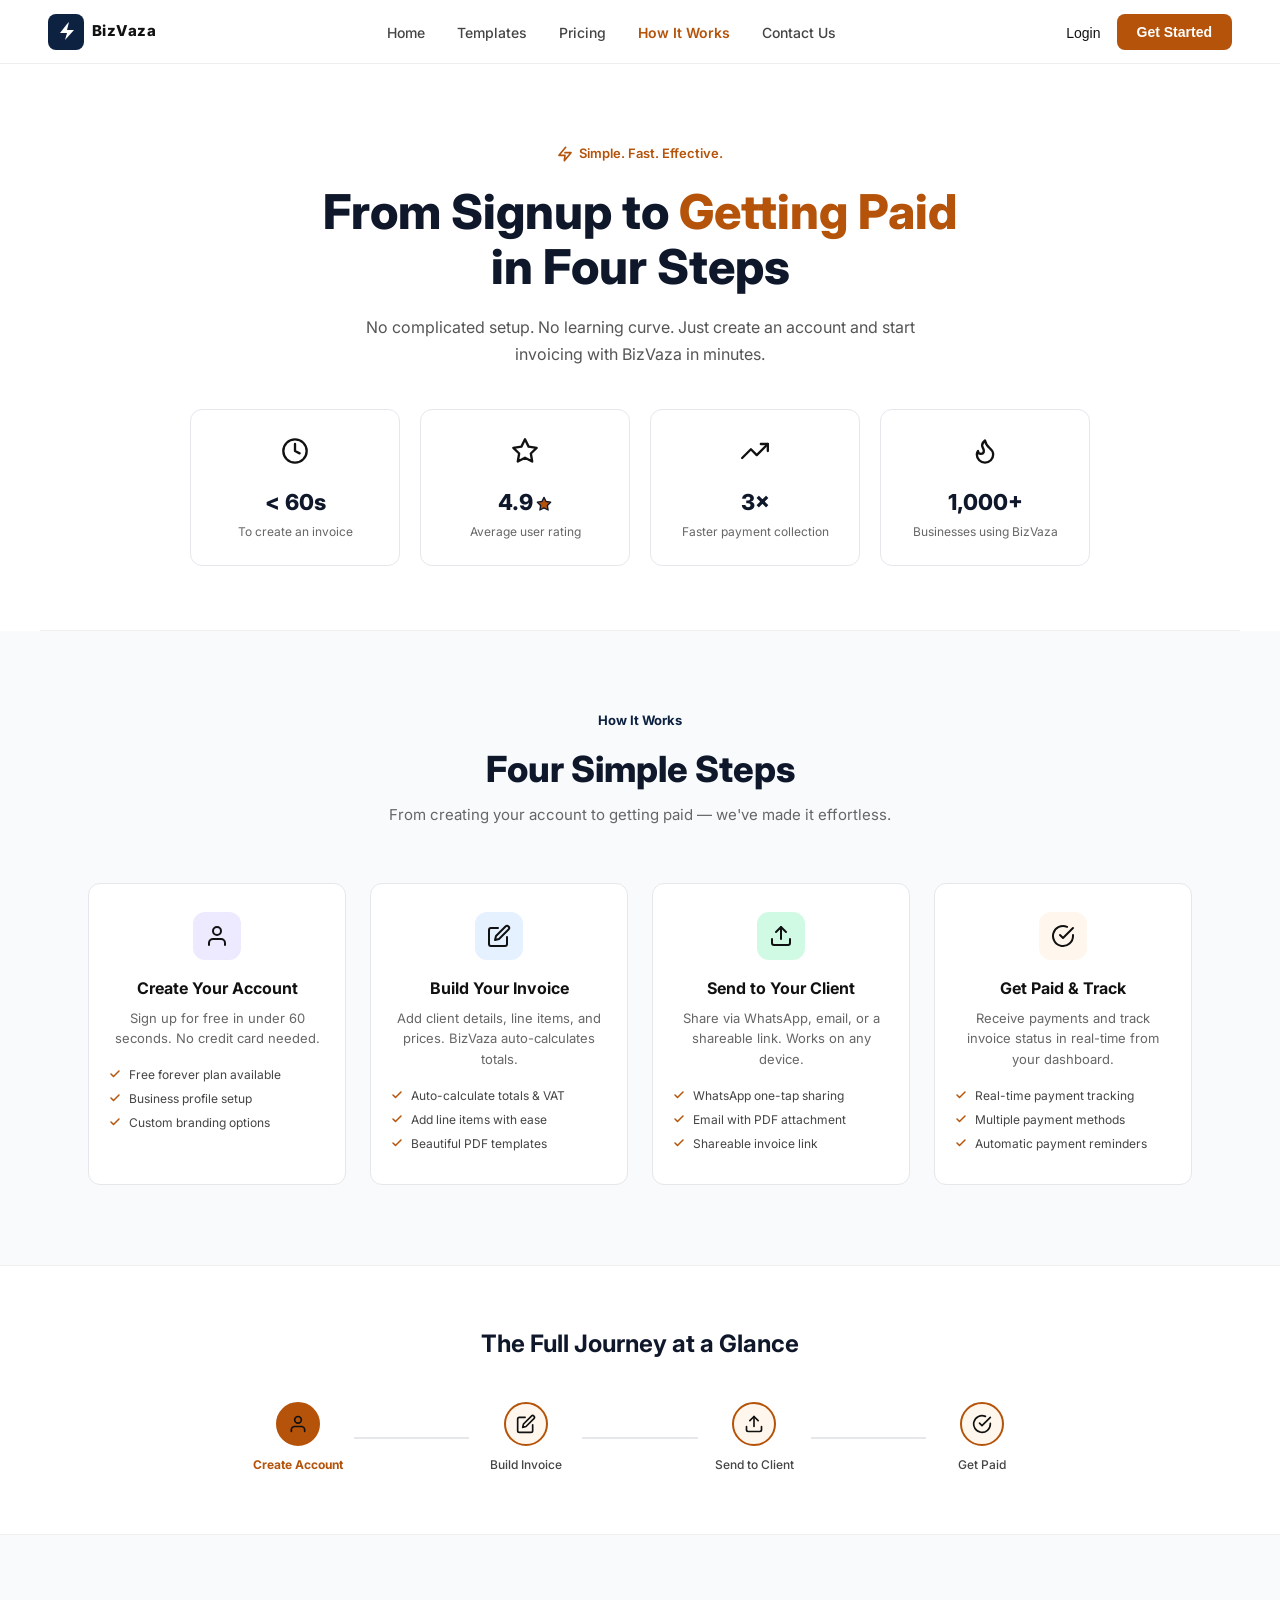
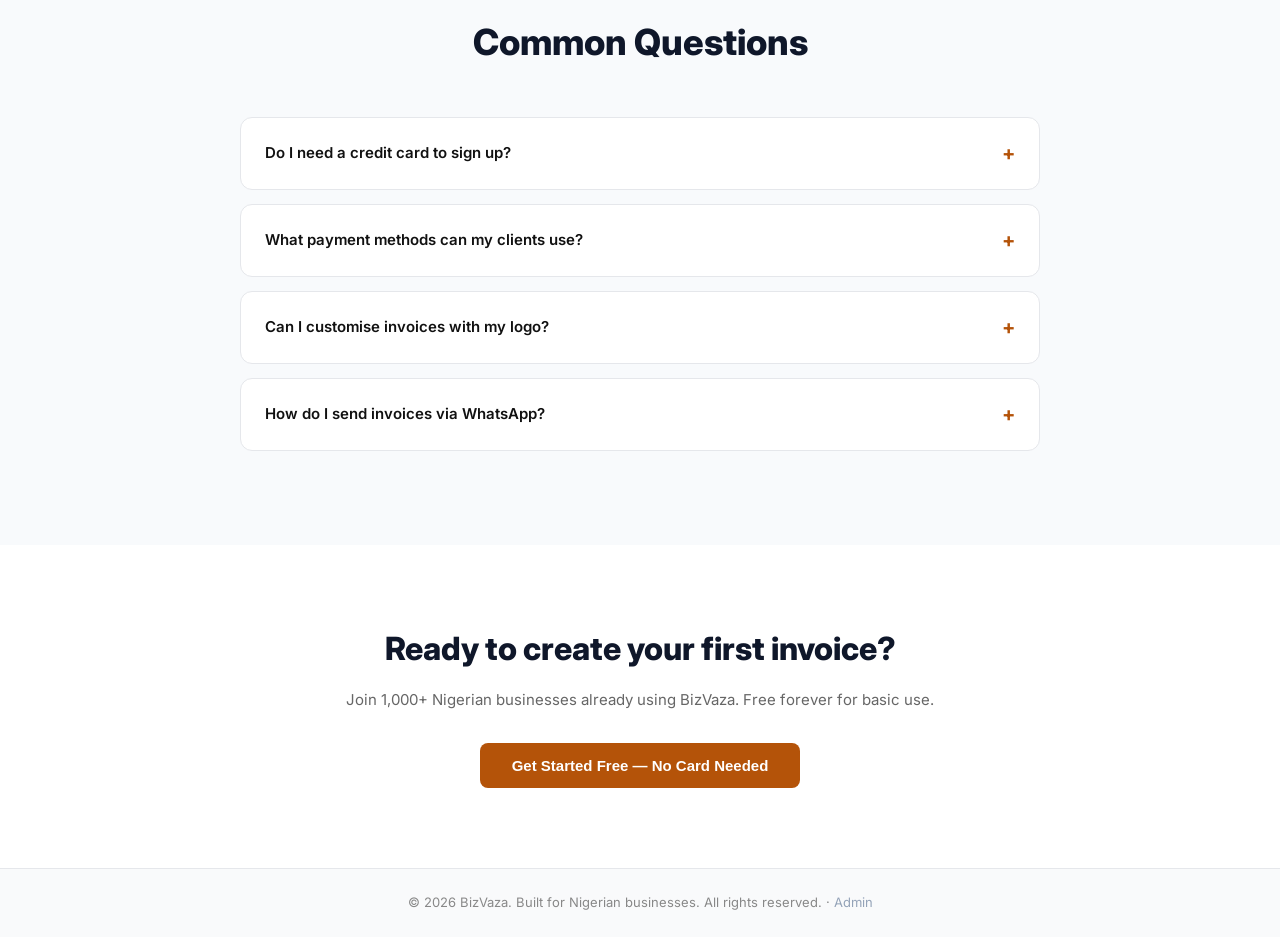
<file: WebDev/how-it-works.html>
<!DOCTYPE html>
<html lang="en">
<head>
    <meta charset="UTF-8">
    <meta name="viewport" content="width=device-width, initial-scale=1.0">
    <title>BizVaza — How It Works</title>
    <meta name="description" content="Learn how BizVaza works: sign up free, build an invoice, send it to your client via WhatsApp, and get paid faster. Four simple steps.">
    <meta property="og:type" content="website">
    <meta property="og:site_name" content="BizVaza">
    <meta property="og:title" content="BizVaza — How It Works">
    <meta property="og:description" content="Sign up free, build an invoice, send it via WhatsApp, and get paid faster. Four simple steps.">
    <meta name="twitter:card" content="summary">
    <meta name="twitter:title" content="BizVaza — How It Works">
    <meta name="twitter:description" content="Sign up free, build an invoice, send it via WhatsApp, and get paid faster.">
    <link rel="icon" type="image/svg+xml" href="data:image/svg+xml,%3Csvg xmlns='http://www.w3.org/2000/svg' viewBox='0 0 20 20'%3E%3Cpath d='M11 2L4 11h7l-2 7 9-10h-7l2-8z' fill='%23b45309'/%3E%3C/svg%3E"/>
    <link href="https://fonts.googleapis.com/css2?family=Inter:wght@400;500;600;700;800&display=swap" rel="stylesheet"/>
    <style>
        *, *::before, *::after { box-sizing: border-box; margin: 0; padding: 0; }
        body { font-family: "Inter", sans-serif; background: #fff; color: #111; line-height: 1.5; }

        /* NAV */
        nav {
            display: flex; align-items: center; justify-content: space-between;
            padding: 0 48px; height: 64px; border-bottom: 1px solid #eee;
            position: sticky; top: 0; background: #fff; z-index: 100;
        }
        .logo { display: flex; align-items: center; gap: 8px; text-decoration: none; }
        .logo-icon { width: 36px; height: 36px; background: #0d2141; border-radius: 8px; display: flex; align-items: center; justify-content: center; }
        .logo-icon svg { width: 20px; height: 20px; }
        .logo-text { display: flex; flex-direction: column; line-height: 1.1; }
        .logo-text .brand { font-size: 15px; font-weight: 800; color: #111; letter-spacing: 0.03em; }
        .nav-links { display: flex; align-items: center; gap: 32px; list-style: none; }
        .nav-links a { text-decoration: none; color: #444; font-size: 14px; font-weight: 500; }
        .nav-links a:hover { color: #111; }
        .nav-links .active { color: #b45309; font-weight: 600; }
        .hamburger{display:none;background:none;border:none;cursor:pointer;padding:4px;margin-left:4px}
        .nav-actions { display: flex; align-items: center; gap: 16px; }
        .btn-login { font-size: 14px; font-weight: 500; color: #111; background: none; border: none; cursor: pointer; }
        .btn-primary { background: #b45309; color: #fff; border: none; border-radius: 8px; padding: 10px 20px; font-size: 14px; font-weight: 600; cursor: pointer; white-space: nowrap; }
        .btn-primary:hover { background: #b45309; }

        /* HERO */
        .hero {
            text-align: center; padding: 80px 48px 64px; max-width: 1200px; margin: 0 auto;
            border-bottom: 1px solid #f0f0f0;
        }
        .hero-badge {
            display: inline-flex; align-items: center; gap: 6px;
            color: #b45309; font-size: 13px; font-weight: 600; margin-bottom: 20px;
        }
        .hero h1 {
            font-size: 48px; font-weight: 800; line-height: 1.15; margin-bottom: 20px;
            color: #0f172a;
        }
        .hero h1 span { color: #b45309; }
        .hero-desc {
            font-size: 16px; color: #555; margin-bottom: 40px; line-height: 1.7;
            max-width: 600px; margin-left: auto; margin-right: auto;
        }
        .stats-grid {
            display: grid; grid-template-columns: repeat(4, 1fr); gap: 20px; max-width: 900px; margin: 0 auto;
        }
        .stat-card {
            background: #fff; border: 1px solid #e5e7eb; border-radius: 12px;
            padding: 24px 16px; text-align: center;
        }
        .stat-icon { font-size: 28px; margin-bottom: 10px; }
        .stat-value { font-size: 22px; font-weight: 800; color: #0f172a; margin-bottom: 4px; }
        .stat-label { font-size: 12px; color: #666; }

        /* STEPS SECTION */
        .steps-wrap {
            background: #f8fafc; padding: 80px 0; border-bottom: 1px solid #f0f0f0;
        }
        .steps-inner { max-width: 1200px; margin: 0 auto; padding: 0 48px; }
        .section-eyebrow {
            color: #0d2141; font-size: 13px; font-weight: 700; text-align: center; margin-bottom: 12px;
        }
        .section-title {
            font-size: 36px; font-weight: 800; color: #0f172a; text-align: center; margin-bottom: 8px;
        }
        .section-subtitle {
            font-size: 15px; color: #666; text-align: center; margin-bottom: 56px;
        }
        .steps-grid {
            display: grid; grid-template-columns: repeat(4, 1fr); gap: 24px;
        }
        .step-card {
            background: #fff; border: 1px solid #e5e7eb; border-radius: 12px;
            padding: 28px 20px; text-align: center;
        }
        .step-num-wrap {
            width: 48px; height: 48px; border-radius: 12px;
            display: flex; align-items: center; justify-content: center;
            margin: 0 auto 16px; font-size: 22px;
        }
        .sn-blue { background: #e5f1ff; }
        .sn-amber { background: #fff7ed; }
        .sn-green { background: #d1fae5; }
        .sn-purple { background: #ede9fe; }
        .step-card h3 { font-size: 16px; font-weight: 700; color: #111; margin-bottom: 8px; }
        .step-card p { font-size: 13px; color: #666; line-height: 1.6; margin-bottom: 14px; }
        .step-features { list-style: none; text-align: left; }
        .step-features li {
            font-size: 12px; color: #444; padding: 3px 0 3px 20px; line-height: 1.5; position: relative;
        }
        .step-features li::before {
            content: ""; position: absolute; left: 0; top: 5px; width: 12px; height: 12px;
            background: url("data:image/svg+xml,%3Csvg xmlns='http://www.w3.org/2000/svg' viewBox='0 0 24 24' fill='none' stroke='%23b45309' stroke-width='3' stroke-linecap='round' stroke-linejoin='round'%3E%3Cpolyline points='20 6 9 17 4 12'/%3E%3C/svg%3E") no-repeat center/contain;
        }

        /* JOURNEY OVERVIEW */
        .journey-wrap { padding: 60px 48px; max-width: 1200px; margin: 0 auto; }
        .journey-wrap h2 { font-size: 24px; font-weight: 700; color: #0f172a; text-align: center; margin-bottom: 40px; }
        .journey-bar {
            display: flex; align-items: center; justify-content: center; gap: 0;
            max-width: 800px; margin: 0 auto;
        }
        .j-step {
            display: flex; flex-direction: column; align-items: center; gap: 10px;
            flex: 1; position: relative;
        }
        .j-dot {
            width: 44px; height: 44px; border-radius: 50%; background: #fff7ed;
            display: flex; align-items: center; justify-content: center;
            font-size: 18px; border: 2px solid #b45309; z-index: 1;
        }
        .j-step.active .j-dot { background: #b45309; }
        .j-label { font-size: 12px; color: #444; font-weight: 500; text-align: center; max-width: 100px; }
        .j-step.active .j-label { color: #b45309; font-weight: 700; }
        .j-line {
            flex: 1; height: 2px; background: #e5e7eb; margin: 0 -1px;
        }
        .j-step.active ~ .j-step .j-line { background: #e5e7eb; }

        /* FAQ */
        .faq-wrap {
            background: #f8fafc; padding: 80px 48px; border-top: 1px solid #f0f0f0;
        }
        .faq-inner { max-width: 800px; margin: 0 auto; }
        .faq-wrap .section-title { margin-bottom: 48px; }
        .faq-item {
            background: #fff; border: 1px solid #e5e7eb; border-radius: 12px;
            padding: 20px 24px; margin-bottom: 14px;
        }
        .faq-q {
            display: flex; justify-content: space-between; align-items: center;
            font-size: 15px; font-weight: 600; color: #111; cursor: pointer;
        }
        .faq-q span { color: #b45309; font-size: 20px; font-weight: 700; transition: transform .2s ease; }
        .faq-item.open .faq-q span { transform: rotate(45deg); }
        .faq-a {
            max-height: 0; overflow: hidden; margin-top: 0; padding: 0;
            font-size: 13px; color: #666; line-height: 1.6;
            border-top: 1px solid transparent;
            transition: max-height .25s ease, margin-top .25s ease, padding-top .25s ease, border-color .25s ease;
        }
        .faq-item.open .faq-a {
            max-height: 400px; margin-top: 12px; padding-top: 12px;
            border-top-color: #f0f0f0;
        }

        /* CTA */
        .cta-wrap {
            padding: 80px 48px; text-align: center; max-width: 800px; margin: 0 auto;
        }
        .cta-wrap h2 { font-size: 32px; font-weight: 800; color: #0f172a; margin-bottom: 16px; }
        .cta-wrap p { font-size: 15px; color: #666; margin-bottom: 32px; }
        .btn-hero {
            background: #b45309; color: #fff; border: none; border-radius: 8px;
            padding: 14px 32px; font-size: 15px; font-weight: 700; cursor: pointer;
        }
        .btn-hero:hover { background: #b45309; }

        /* FOOTER */
        footer {
            background: #f9fafb; border-top: 1px solid #e5e7eb;
            padding: 24px 48px; text-align: center;
        }
        footer p { font-size: 13px; color: #888; }

        @media (max-width: 900px) {
            nav { padding: 0 20px; }
            .hamburger{display:block}
            .nav-actions{margin-left:auto}
            #mobileNav{display:flex;flex-direction:column;position:fixed;top:64px;left:0;width:100%;background:#fff;border-bottom:1px solid #eee;padding:16px 24px;gap:4px;transform:translateY(-120%);opacity:0;transition:transform .3s ease,opacity .3s ease;pointer-events:none;z-index:99;box-shadow:0 8px 24px rgba(0,0,0,.08)}
            #mobileNav.open{transform:translateY(0);opacity:1;pointer-events:auto}
            #mobileNav li{width:100%}
            #mobileNav a{display:block;padding:10px 0;font-size:15px;font-weight:500;color:#333;text-decoration:none;border-bottom:1px solid #f5f5f5}
            #mobileNav a.active{color:#b45309;font-weight:700}
            .nav-actions .btn-login{font-size:13px}
            .nav-actions .btn-primary{padding:8px 14px;font-size:13px}
            .hero { padding: 48px 20px 40px; }
            .hero h1 { font-size: 32px; }
            .stats-grid { grid-template-columns: repeat(2, 1fr); }
            .steps-grid { grid-template-columns: repeat(2, 1fr); }
            .steps-inner { padding: 0 20px; }
            .journey-wrap { padding: 40px 20px; }
            .journey-bar { flex-wrap: wrap; gap: 12px; }
            .j-line { display: none; }
            .faq-wrap { padding: 48px 20px; }
            .cta-wrap { padding: 48px 20px; }
        }
        @media (max-width: 600px) {
            .stats-grid { grid-template-columns: 1fr; }
            .steps-grid { grid-template-columns: 1fr; }
        }
    </style>
</head>
<body>

<nav>
            <a class="logo" href="index.html">
        <div class="logo-icon">
            <svg viewBox="0 0 20 20" fill="none" xmlns="http://www.w3.org/2000/svg">
                <path d="M11 2L4 11h7l-2 7 9-10h-7l2-8z" fill="#fff" />
            </svg>
        </div>
        <div class="logo-text">
            <span class="brand">BizVaza</span>
        </div>
    </a>

    <ul class="nav-links" id="mobileNav">
                <li><a href="index.html">Home</a></li>
        <li><a href="templates.html">Templates</a></li>
        <li><a href="pricing.php">Pricing</a></li>
        <li><a href="how-it-works.html" class="active">How It Works</a></li>
        <li><a href="contact-us.html">Contact Us</a></li>
    </ul>

    <div class="nav-actions">
        <a href="login.php" style="text-decoration:none"><button class="btn-login">Login</button></a>
        <a href="register.php" style="text-decoration:none"><button class="btn-primary">Get Started</button></a>
    </div>
    <button class="hamburger" onclick="toggleMobileNav()" aria-label="Menu">
        <svg width="24" height="24" viewBox="0 0 24 24" fill="none" stroke="#111" stroke-width="2.5" stroke-linecap="round"><line x1="3" y1="6" x2="21" y2="6"/><line x1="3" y1="12" x2="21" y2="12"/><line x1="3" y1="18" x2="21" y2="18"/></svg>
    </button>
</nav>

<!-- HERO -->
<section class="hero">
    <div class="hero-badge">
        <svg width="16" height="16" viewBox="0 0 24 24" fill="none" stroke="currentColor" stroke-width="2.5" stroke-linecap="round" stroke-linejoin="round"><polyline points="13 2 3 14 12 14 11 22 21 10 12 10"/></svg> Simple. Fast. Effective.
    </div>
    <h1>From Signup to <span>Getting Paid</span><br>in Four Steps</h1>
    <p class="hero-desc">No complicated setup. No learning curve. Just create an account and start invoicing with BizVaza in minutes.</p>

    <div class="stats-grid">
        <div class="stat-card">
            <div class="stat-icon"><svg width="28" height="28" viewBox="0 0 24 24" fill="none" stroke="currentColor" stroke-width="2" stroke-linecap="round" stroke-linejoin="round"><circle cx="12" cy="12" r="10"/><polyline points="12 6 12 12 16 14"/></svg></div>
            <div class="stat-value">&lt; 60s</div>
            <div class="stat-label">To create an invoice</div>
        </div>
        <div class="stat-card">
            <div class="stat-icon"><svg width="28" height="28" viewBox="0 0 24 24" fill="none" stroke="currentColor" stroke-width="2" stroke-linecap="round" stroke-linejoin="round"><polygon points="12 2 15.09 8.26 22 9.27 17 14.14 18.18 21.02 12 17.77 5.82 21.02 7 14.14 2 9.27 8.91 8.26 12 2"/></svg></div>
            <div class="stat-value">4.9<svg width="16" height="16" viewBox="0 0 24 24" fill="#b45309" stroke="currentColor" stroke-width="2" stroke-linejoin="round" style="vertical-align:-2px;margin-left:3px"><polygon points="12 2 15.09 8.26 22 9.27 17 14.14 18.18 21.02 12 17.77 5.82 21.02 7 14.14 2 9.27 8.91 8.26 12 2"/></svg></div>
            <div class="stat-label">Average user rating</div>
        </div>
        <div class="stat-card">
            <div class="stat-icon"><svg width="28" height="28" viewBox="0 0 24 24" fill="none" stroke="currentColor" stroke-width="2" stroke-linecap="round" stroke-linejoin="round"><polyline points="23 6 13.5 15.5 8.5 10.5 1 18"/><polyline points="17 6 23 6 23 12"/></svg></div>
            <div class="stat-value">3×</div>
            <div class="stat-label">Faster payment collection</div>
        </div>
        <div class="stat-card">
            <div class="stat-icon"><svg width="28" height="28" viewBox="0 0 24 24" fill="none" stroke="currentColor" stroke-width="2" stroke-linecap="round" stroke-linejoin="round"><path d="M8.5 14.5A2.5 2.5 0 0011 12c0-1.38-.5-2-1-3-1.072-2.143-.224-4.054 2-6 .5 2.5 2 4.9 4 6.5 2 1.6 3 3.5 3 5.5a7 7 0 11-14 0c0-1.153.433-2.294 1-3a2.5 2.5 0 002.5 2.5z"/></svg></div>
            <div class="stat-value">1,000+</div>
            <div class="stat-label">Businesses using BizVaza</div>
        </div>
    </div>
</section>

<!-- STEPS -->
<section class="steps-wrap">
    <div class="steps-inner">
        <div class="section-eyebrow">How It Works</div>
        <div class="section-title">Four Simple Steps</div>
        <div class="section-subtitle">From creating your account to getting paid — we've made it effortless.</div>

        <div class="steps-grid">
            <div class="step-card">
                <div class="step-num-wrap sn-purple"><svg width="24" height="24" viewBox="0 0 24 24" fill="none" stroke="currentColor" stroke-width="2" stroke-linecap="round" stroke-linejoin="round"><path d="M20 21v-2a4 4 0 00-4-4H8a4 4 0 00-4 4v2"/><circle cx="12" cy="7" r="4"/></svg></div>
                <h3>Create Your Account</h3>
                <p>Sign up for free in under 60 seconds. No credit card needed.</p>
                <ul class="step-features">
                    <li>Free forever plan available</li>
                    <li>Business profile setup</li>
                    <li>Custom branding options</li>
                </ul>
            </div>

            <div class="step-card">
                <div class="step-num-wrap sn-blue"><svg width="24" height="24" viewBox="0 0 24 24" fill="none" stroke="currentColor" stroke-width="2" stroke-linecap="round" stroke-linejoin="round"><path d="M11 4H4a2 2 0 00-2 2v14a2 2 0 002 2h14a2 2 0 002-2v-7"/><path d="M18.5 2.5a2.121 2.121 0 013 3L12 15l-4 1 1-4 9.5-9.5z"/></svg></div>
                <h3>Build Your Invoice</h3>
                <p>Add client details, line items, and prices. BizVaza auto-calculates totals.</p>
                <ul class="step-features">
                    <li>Auto-calculate totals &amp; VAT</li>
                    <li>Add line items with ease</li>
                    <li>Beautiful PDF templates</li>
                </ul>
            </div>

            <div class="step-card">
                <div class="step-num-wrap sn-green"><svg width="24" height="24" viewBox="0 0 24 24" fill="none" stroke="currentColor" stroke-width="2" stroke-linecap="round" stroke-linejoin="round"><path d="M21 15v4a2 2 0 01-2 2H5a2 2 0 01-2-2v-4"/><polyline points="17 8 12 3 7 8"/><line x1="12" y1="3" x2="12" y2="15"/></svg></div>
                <h3>Send to Your Client</h3>
                <p>Share via WhatsApp, email, or a shareable link. Works on any device.</p>
                <ul class="step-features">
                    <li>WhatsApp one-tap sharing</li>
                    <li>Email with PDF attachment</li>
                    <li>Shareable invoice link</li>
                </ul>
            </div>

            <div class="step-card">
                <div class="step-num-wrap sn-amber"><svg width="24" height="24" viewBox="0 0 24 24" fill="none" stroke="currentColor" stroke-width="2" stroke-linecap="round" stroke-linejoin="round"><path d="M22 11.08V12a10 10 0 11-5.93-9.14"/><polyline points="22 4 12 14.01 9 11.01"/></svg></div>
                <h3>Get Paid &amp; Track</h3>
                <p>Receive payments and track invoice status in real-time from your dashboard.</p>
                <ul class="step-features">
                    <li>Real-time payment tracking</li>
                    <li>Multiple payment methods</li>
                    <li>Automatic payment reminders</li>
                </ul>
            </div>
        </div>
    </div>
</section>

<!-- JOURNEY OVERVIEW -->
<section class="journey-wrap">
    <h2>The Full Journey at a Glance</h2>
    <div class="journey-bar">
        <div class="j-step active">
            <div class="j-dot"><svg width="20" height="20" viewBox="0 0 24 24" fill="none" stroke="currentColor" stroke-width="2" stroke-linecap="round" stroke-linejoin="round"><path d="M20 21v-2a4 4 0 00-4-4H8a4 4 0 00-4 4v2"/><circle cx="12" cy="7" r="4"/></svg></div>
            <div class="j-label">Create Account</div>
        </div>
        <div class="j-line"></div>
        <div class="j-step">
            <div class="j-dot"><svg width="20" height="20" viewBox="0 0 24 24" fill="none" stroke="currentColor" stroke-width="2" stroke-linecap="round" stroke-linejoin="round"><path d="M11 4H4a2 2 0 00-2 2v14a2 2 0 002 2h14a2 2 0 002-2v-7"/><path d="M18.5 2.5a2.121 2.121 0 013 3L12 15l-4 1 1-4 9.5-9.5z"/></svg></div>
            <div class="j-label">Build Invoice</div>
        </div>
        <div class="j-line"></div>
        <div class="j-step">
            <div class="j-dot"><svg width="20" height="20" viewBox="0 0 24 24" fill="none" stroke="currentColor" stroke-width="2" stroke-linecap="round" stroke-linejoin="round"><path d="M21 15v4a2 2 0 01-2 2H5a2 2 0 01-2-2v-4"/><polyline points="17 8 12 3 7 8"/><line x1="12" y1="3" x2="12" y2="15"/></svg></div>
            <div class="j-label">Send to Client</div>
        </div>
        <div class="j-line"></div>
        <div class="j-step">
            <div class="j-dot"><svg width="20" height="20" viewBox="0 0 24 24" fill="none" stroke="currentColor" stroke-width="2" stroke-linecap="round" stroke-linejoin="round"><path d="M22 11.08V12a10 10 0 11-5.93-9.14"/><polyline points="22 4 12 14.01 9 11.01"/></svg></div>
            <div class="j-label">Get Paid</div>
        </div>
    </div>
</section>

<!-- FAQ -->
<section class="faq-wrap">
    <div class="faq-inner">
        <div class="section-title">Common Questions</div>

        <div class="faq-item">
            <div class="faq-q">Do I need a credit card to sign up? <span>+</span></div>
            <div class="faq-a">No. The free plan is free forever — no card required. You only upgrade when you're ready.</div>
        </div>
        <div class="faq-item">
            <div class="faq-q">What payment methods can my clients use? <span>+</span></div>
            <div class="faq-a">Your clients can pay via Paystack, Flutterwave, or direct bank transfer. All major Nigerian banks supported.</div>
        </div>
        <div class="faq-item">
            <div class="faq-q">Can I customise invoices with my logo? <span>+</span></div>
            <div class="faq-a">Yes. Upload your logo, set your brand colors, and choose from multiple professional templates.</div>
        </div>
        <div class="faq-item">
            <div class="faq-q">How do I send invoices via WhatsApp? <span>+</span></div>
            <div class="faq-a">After creating an invoice, tap "Send via WhatsApp". It opens a pre-filled message with your invoice link ready to send.</div>
        </div>
    </div>
</section>

<!-- CTA -->
<section class="cta-wrap">
    <h2>Ready to create your first invoice?</h2>
    <p>Join 1,000+ Nigerian businesses already using BizVaza. Free forever for basic use.</p>
    <a href="register.php" style="text-decoration:none"><button class="btn-hero">Get Started Free — No Card Needed</button></a>
</section>

<!-- FOOTER -->
<footer>
    <p>© 2026 BizVaza. Built for Nigerian businesses. All rights reserved. &middot; <a href="admin/login.php" style="color:#94a3b8;text-decoration:none">Admin</a></p>
</footer>

<script>/*(function(){function c(e){e.preventDefault()}document.addEventListener('contextmenu',c);function k(e){if(e.key==='F12'||e.ctrlKey&&e.shiftKey&&(e.key==='I'||e.key==='J')||e.ctrlKey&&e.key==='U')e.preventDefault()}document.addEventListener('keydown',k)})();*/
function toggleMobileNav(){document.getElementById('mobileNav').classList.toggle('open')}
document.querySelectorAll('.faq-q').forEach(function(q){
    q.addEventListener('click', function(){ q.parentElement.classList.toggle('open'); });
});
</script></body>
</html>
</file>
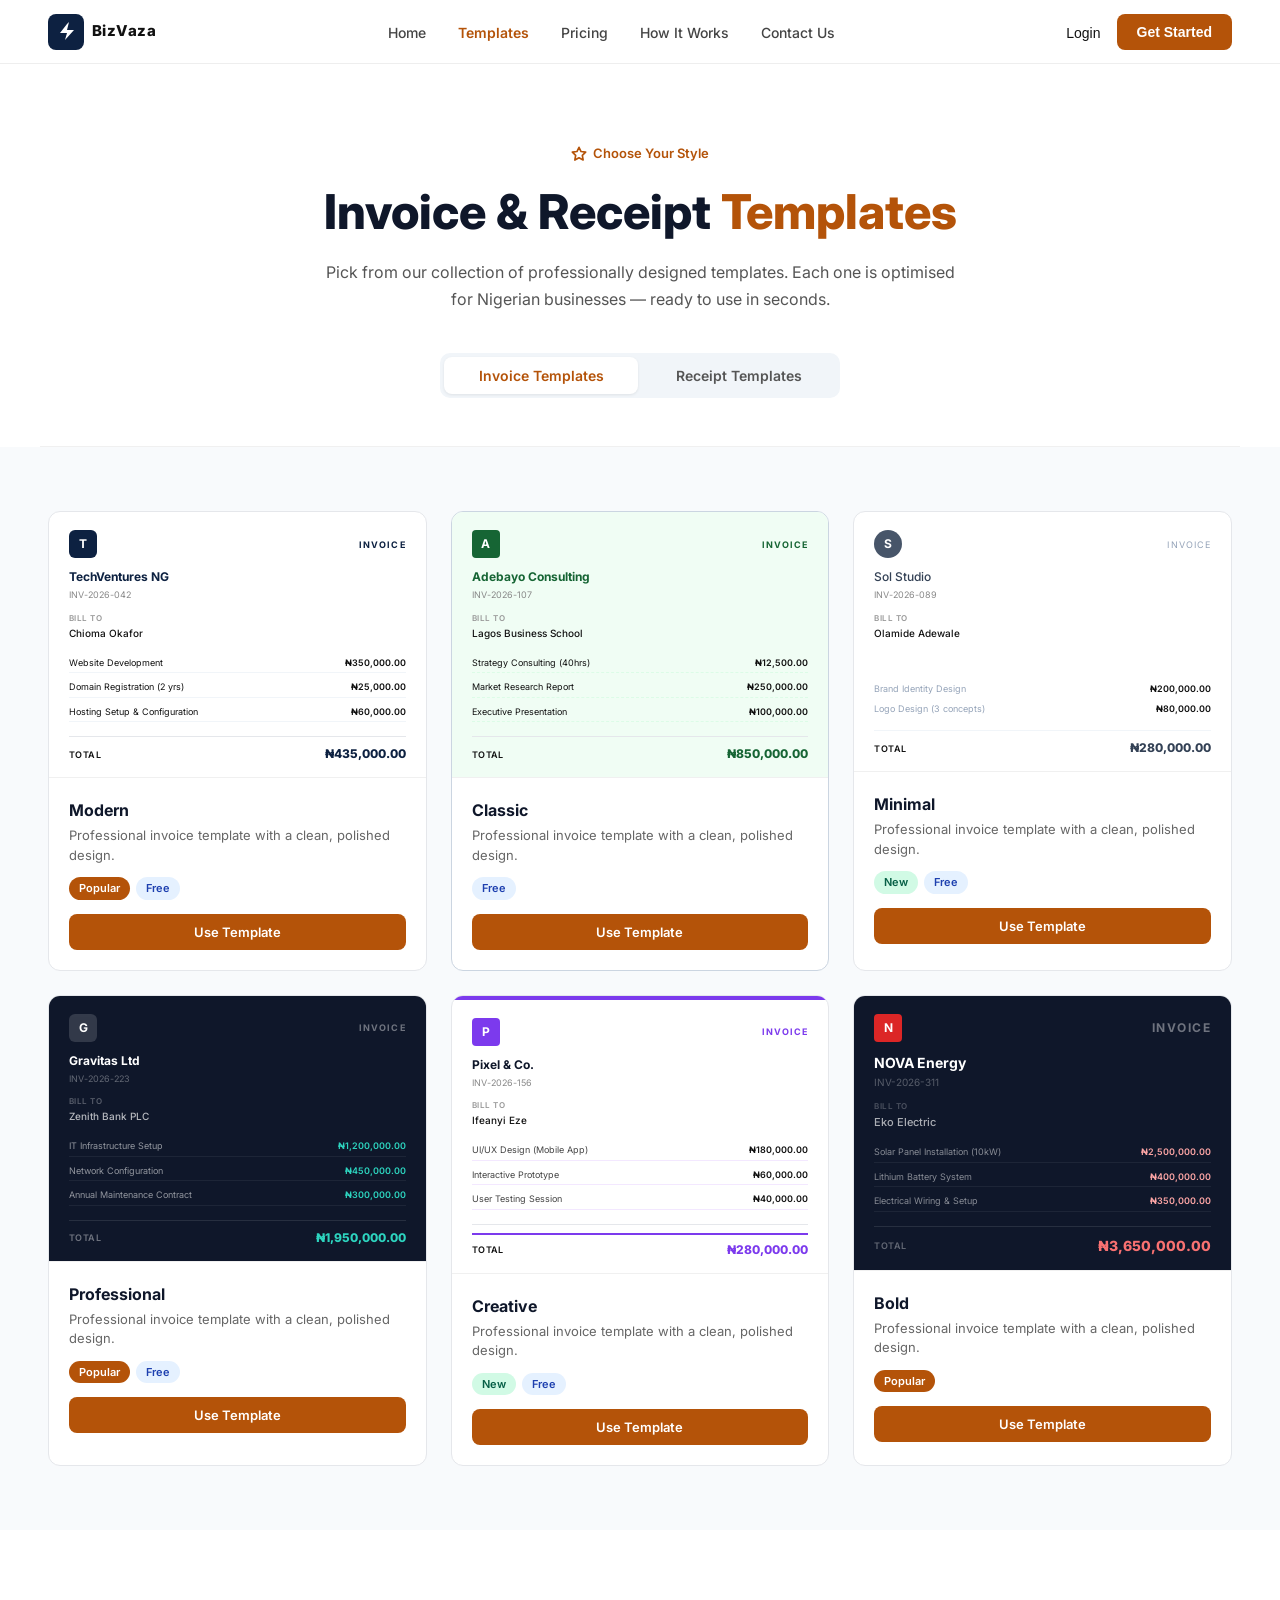
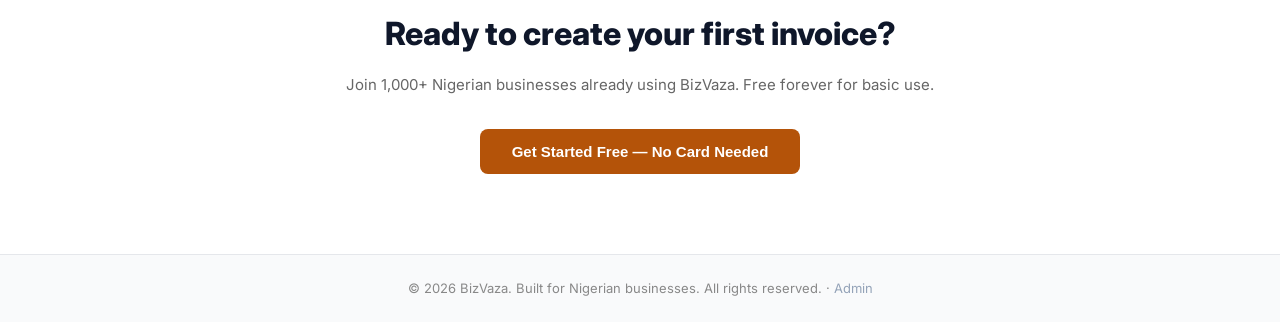
<file: WebDev/templates.html>
<!doctype html>
<html lang="en">
    <head>
        <meta charset="UTF-8" />
        <meta name="viewport" content="width=device-width, initial-scale=1.0" />
        <title>BizVaza — Templates</title>
        <meta name="description" content="Browse free, professionally designed invoice and receipt templates for Nigerian businesses. Pick a style, customise it, and start invoicing in seconds." />
        <meta property="og:type" content="website" />
        <meta property="og:site_name" content="BizVaza" />
        <meta property="og:title" content="BizVaza — Invoice &amp; Receipt Templates" />
        <meta property="og:description" content="Browse free, professionally designed invoice and receipt templates for Nigerian businesses. Pick a style, customise it, and start invoicing in seconds." />
        <meta name="twitter:card" content="summary" />
        <meta name="twitter:title" content="BizVaza — Invoice &amp; Receipt Templates" />
        <meta name="twitter:description" content="Browse free, professionally designed invoice and receipt templates for Nigerian businesses." />
        <link rel="icon" type="image/svg+xml" href="data:image/svg+xml,%3Csvg xmlns='http://www.w3.org/2000/svg' viewBox='0 0 20 20'%3E%3Cpath d='M11 2L4 11h7l-2 7 9-10h-7l2-8z' fill='%23b45309'/%3E%3C/svg%3E" />
        <link
            href="https://fonts.googleapis.com/css2?family=Inter:wght@400;500;600;700;800&display=swap"
            rel="stylesheet"
        />
        <style>
            *, *::before, *::after { box-sizing: border-box; margin: 0; padding: 0; }
            body { font-family: "Inter", sans-serif; background: #fff; color: #111; line-height: 1.5; }

            nav {
                display: flex; align-items: center; justify-content: space-between;
                padding: 0 48px; height: 64px; border-bottom: 1px solid #eee;
                position: sticky; top: 0; background: #fff; z-index: 100;
            }
            .logo { display: flex; align-items: center; gap: 8px; text-decoration: none; }
            .logo-icon { width: 36px; height: 36px; background: #0d2141; border-radius: 8px; display: flex; align-items: center; justify-content: center; }
            .logo-icon svg { width: 20px; height: 20px; }
            .logo-text { display: flex; flex-direction: column; line-height: 1.1; }
            .logo-text .brand { font-size: 15px; font-weight: 800; color: #111; letter-spacing: 0.03em; }
            .nav-links { display: flex; align-items: center; gap: 32px; list-style: none; }
            .nav-links a { text-decoration: none; color: #444; font-size: 14px; font-weight: 500; }
            .nav-links a:hover { color: #111; }
            .nav-links .active { color: #b45309; font-weight: 600; }
            .hamburger{display:none;background:none;border:none;cursor:pointer;padding:4px;margin-left:4px}
            .nav-actions { display: flex; align-items: center; gap: 16px; }
            .btn-login { font-size: 14px; font-weight: 500; color: #111; background: none; border: none; cursor: pointer; }
            .btn-primary { background: #b45309; color: #fff; border: none; border-radius: 8px; padding: 10px 20px; font-size: 14px; font-weight: 600; cursor: pointer; white-space: nowrap; }
            .btn-primary:hover { background: #b45309; }

            .hero {
                text-align: center; padding: 80px 48px 48px; max-width: 1200px; margin: 0 auto;
                border-bottom: 1px solid #f0f0f0;
            }
            .hero-badge {
                display: inline-flex; align-items: center; gap: 6px;
                color: #b45309; font-size: 13px; font-weight: 600; margin-bottom: 20px;
            }
            .hero h1 {
                font-size: 48px; font-weight: 800; line-height: 1.15; margin-bottom: 20px; color: #0f172a;
            }
            .hero h1 span { color: #b45309; }
            .hero-desc {
                font-size: 16px; color: #555; margin-bottom: 40px; line-height: 1.7;
                max-width: 640px; margin-left: auto; margin-right: auto;
            }

            .tabs {
                display: flex; align-items: center; justify-content: center; gap: 4px;
                background: #f1f5f9; border-radius: 10px; padding: 4px;
                max-width: 400px; margin: 0 auto;
            }
            .tab-btn {
                flex: 1; padding: 10px 20px; border: none; border-radius: 8px;
                font-size: 14px; font-weight: 600; font-family: "Inter", sans-serif;
                background: transparent; color: #555; cursor: pointer; transition: all 0.15s;
            }
            .tab-btn.active {
                background: #fff; color: #b45309; box-shadow: 0 1px 3px rgba(0,0,0,.08);
            }

            .templates-wrap { background: #f8fafc; padding: 64px 48px; }
            .templates-inner { max-width: 1200px; margin: 0 auto; }

            .tab-content { display: none; }
            .tab-content.active { display: block; }

            .templates-grid {
                display: grid; grid-template-columns: repeat(3, 1fr); gap: 24px;
            }

            .template-card {
                background: #fff; border: 1px solid #e5e7eb; border-radius: 12px;
                overflow: hidden; transition: box-shadow 0.15s; cursor: pointer;
            }
            .template-card:hover { box-shadow: 0 4px 20px rgba(0,0,0,.08); }

            /* ── Card Mock Preview ── */
            .mock-preview {
                padding: 18px 20px 14px; min-height: 260px;
                display: flex; flex-direction: column;
                border-bottom: 1px solid #f0f0f0;
                font-family: "Inter", sans-serif;
            }
            .mp-header {
                display: flex; justify-content: space-between; align-items: center; margin-bottom: 10px;
            }
            .mp-logo {
                width: 28px; height: 28px; border-radius: 6px;
                display: flex; align-items: center; justify-content: center;
                font-size: 12px; font-weight: 700;
            }
            .mp-label {
                font-size: 9px; font-weight: 700; letter-spacing: 0.12em;
            }
            .mp-company {
                font-size: 12px; font-weight: 700; margin-bottom: 2px;
            }
            .mp-number {
                font-size: 9px; color: #888; margin-bottom: 10px;
            }
            .mp-client-label {
                font-size: 8px; font-weight: 600; text-transform: uppercase; letter-spacing: 0.06em;
                color: #999; margin-bottom: 2px;
            }
            .mp-client {
                font-size: 10px; font-weight: 500; margin-bottom: 12px;
            }
            .mp-items {
                display: flex; flex-direction: column; gap: 4px; margin-bottom: 10px; margin-top: auto;
            }
            .mp-item {
                display: flex; justify-content: space-between; align-items: center;
                padding: 3px 0;
            }
            .mp-item .mi-desc { font-size: 9px; }
            .mp-item .mi-amount { font-size: 9px; font-weight: 600; }
            .mp-divider { height: 1px; background: #e5e7eb; margin: 4px 0; }
            .mp-total-row {
                display: flex; justify-content: space-between; align-items: center;
                padding: 4px 0 0;
            }
            .mp-total-row .mtr-label { font-size: 9px; font-weight: 600; text-transform: uppercase; letter-spacing: 0.05em; }
            .mp-total-row .mtr-amount { font-size: 12px; font-weight: 800; }

            /* Template theme variants */
            /* ── Card Theme Variants ── */
            .t-modern .mp-logo { background: #0d2141; color: #fff; }
            .t-modern .mp-label { color: #0d2141; }
            .t-modern .mp-company { color: #0d2141; }
            .t-modern .mp-item { border-bottom: 1px solid #f1f5f9; }
            .t-modern .mtr-amount { color: #0d2141; }

            .t-classic { border-color: #cbd5e1; }
            .t-classic .mp-logo { background: #166534; color: #fff; border-radius: 4px; }
            .t-classic .mp-label { color: #166534; }
            .t-classic .mock-preview { background: #f0fdf4; }
            .t-classic .mp-company { color: #166534; }
            .t-classic .mp-item { border-bottom: 1px dashed #dcfce7; }
            .t-classic .mtr-amount { color: #166534; }

            .t-minimal .mp-logo { background: #475569; color: #fff; border-radius: 50%; }
            .t-minimal .mp-label { color: #94a3b8; font-weight: 400; }
            .t-minimal .mp-company { color: #334155; font-weight: 500; }
            .t-minimal .mp-item { border-bottom: none; padding: 1px 0; }
            .t-minimal .mi-desc { color: #94a3b8; }
            .t-minimal .mp-divider { background: #f1f5f9; }
            .t-minimal .mtr-amount { color: #334155; }

            .t-professional .mock-preview { background: #0f172a; }
            .t-professional .mp-logo { background: rgba(255,255,255,.15); color: #fff; }
            .t-professional .mp-label { color: rgba(255,255,255,.4); }
            .t-professional .mp-company { color: #fff; }
            .t-professional .mp-number { color: rgba(255,255,255,.35); }
            .t-professional .mp-client-label { color: rgba(255,255,255,.3); }
            .t-professional .mp-client { color: rgba(255,255,255,.7); }
            .t-professional .mp-item { border-bottom: 1px solid rgba(255,255,255,.06); }
            .t-professional .mi-desc { color: rgba(255,255,255,.55); }
            .t-professional .mi-amount { color: #2dd4bf; }
            .t-professional .mp-divider { background: rgba(255,255,255,.1); }
            .t-professional .mtr-label { color: rgba(255,255,255,.4); }
            .t-professional .mtr-amount { color: #2dd4bf; }

            .t-creative .mock-preview { border-top: 4px solid #7c3aed; }
            .t-creative .mp-logo { background: #7c3aed; color: #fff; border-radius: 4px; }
            .t-creative .mp-label { color: #7c3aed; }
            .t-creative .mp-company { color: #0f172a; }
            .t-creative .mp-item { border-bottom: 1px solid #f3e8ff; }
            .t-creative .mi-desc { color: #444; }
            .t-creative .mtr-amount { color: #7c3aed; }
            .t-creative .mp-total-row { border-top: 2px solid #7c3aed; margin-top: 4px; padding-top: 6px; }

            .t-bold .mock-preview { background: #0f172a; }
            .t-bold .mp-logo { background: #dc2626; color: #fff; border-radius: 4px; }
            .t-bold .mp-label { font-size: 12px; color: rgba(255,255,255,.4); }
            .t-bold .mp-company { font-size: 14px; color: #fff; }
            .t-bold .mp-number { color: rgba(255,255,255,.3); font-size: 10px; }
            .t-bold .mp-client-label { color: rgba(255,255,255,.25); }
            .t-bold .mp-client { color: rgba(255,255,255,.65); font-size: 11px; }
            .t-bold .mp-item { border-bottom: 1px solid rgba(255,255,255,.06); }
            .t-bold .mi-desc { color: rgba(255,255,255,.5); }
            .t-bold .mi-amount { color: #fca5a5; }
            .t-bold .mp-divider { background: rgba(255,255,255,.1); }
            .t-bold .mtr-label { color: rgba(255,255,255,.35); }
            .t-bold .mtr-amount { color: #f87171; font-size: 14px; }

            /* ── Receipt Card Theme Variants ── */
            .t-receipt-standard .mp-logo { background: #2563eb; color: #fff; border-radius: 4px; }
            .t-receipt-standard .mp-label { color: #2563eb; }
            .t-receipt-standard .mp-company { color: #1e40af; }
            .t-receipt-standard .mp-item { border-bottom: 1px solid #dbeafe; }
            .t-receipt-standard .mtr-amount { color: #2563eb; }

            .t-receipt-simple .mp-logo { background: #059669; color: #fff; border-radius: 50%; }
            .t-receipt-simple .mp-label { color: #6ee7b7; font-weight: 400; }
            .t-receipt-simple .mp-company { color: #065f46; font-weight: 500; }
            .t-receipt-simple .mp-item { border-bottom: none; padding: 1px 0; }
            .t-receipt-simple .mi-desc { color: #6b7280; }
            .t-receipt-simple .mp-divider { background: #f1f5f9; }
            .t-receipt-simple .mtr-amount { color: #059669; }

            .t-receipt-detailed .mock-preview { border-top: 4px solid #e11d48; }
            .t-receipt-detailed .mp-logo { background: #e11d48; color: #fff; border-radius: 4px; }
            .t-receipt-detailed .mp-label { color: #e11d48; }
            .t-receipt-detailed .mp-company { color: #0f172a; }
            .t-receipt-detailed .mp-item { border-bottom: 1px solid #ffe4e6; }
            .t-receipt-detailed .mi-desc { color: #444; }
            .t-receipt-detailed .mtr-amount { color: #e11d48; }
            .t-receipt-detailed .mp-total-row { border-top: 2px solid #e11d48; margin-top: 4px; padding-top: 6px; }

            .card-body { padding: 20px; }
            .card-body h3 { font-size: 16px; font-weight: 700; color: #0f172a; margin-bottom: 4px; }
            .card-body p { font-size: 13px; color: #666; margin-bottom: 12px; line-height: 1.5; }
            .card-tags { display: flex; gap: 6px; margin-bottom: 14px; flex-wrap: wrap; }
            .tag {
                font-size: 11px; font-weight: 600; padding: 3px 10px; border-radius: 20px;
            }
            .tag-popular { background: #b45309; color: #fff; }
            .tag-new { background: #d1fae5; color: #065f46; }
            .tag-free { background: #e5f1ff; color: #1e40af; }

            .btn-template {
                background: #b45309; color: #fff; border: none; border-radius: 8px;
                padding: 10px 24px; font-size: 13px; font-weight: 600; cursor: pointer;
                font-family: "Inter", sans-serif; width: 100%;
            }
            .btn-template:hover { background: #b45309; }

            /* ── MODAL ── */
            .modal-overlay {
                display: none; position: fixed; z-index: 1000;
                top: 0; left: 0; width: 100%; height: 100%;
                background: rgba(0,0,0,.5); backdrop-filter: blur(4px);
                justify-content: center; align-items: center;
                padding: 40px;
            }
            .modal-overlay.active { display: flex; }

            .modal-window {
                background: #fff; border-radius: 16px;
                max-width: 820px; width: 100%; max-height: 90vh;
                overflow-y: auto; position: relative;
                box-shadow: 0 20px 60px rgba(0,0,0,.15);
                animation: modalIn 0.2s ease-out;
            }
            @keyframes modalIn {
                from { opacity: 0; transform: scale(0.95) translateY(10px); }
                to { opacity: 1; transform: scale(1) translateY(0); }
            }

            .modal-close {
                position: absolute; top: 16px; right: 16px; z-index: 10;
                width: 36px; height: 36px; border-radius: 50%;
                border: none; background: #f1f5f9; cursor: pointer;
                display: flex; align-items: center; justify-content: center;
                font-size: 18px; color: #666; transition: all 0.15s;
            }
            .modal-close:hover { background: #e2e8f0; color: #111; }

            .modal-header {
                display: flex; justify-content: space-between; align-items: center;
                padding: 24px 32px 0;
            }
            .modal-header h2 { font-size: 20px; font-weight: 700; color: #0f172a; }
            .modal-use-btn {
                background: #b45309; color: #fff; border: none; border-radius: 8px;
                padding: 10px 28px; font-size: 14px; font-weight: 600; cursor: pointer;
                font-family: "Inter", sans-serif;
            }
            .modal-use-btn:hover { background: #b45309; }

            .modal-preview {
                padding: 20px 32px 32px;
            }

            /* ── Full-Size Document Preview ── */
            .doc-preview {
                border: 1px solid #e5e7eb; border-radius: 12px;
                padding: 36px 40px; background: #fff;
                font-family: "Inter", sans-serif;
            }

            .doc-header {
                display: flex; justify-content: space-between; align-items: flex-start;
                margin-bottom: 32px; padding-bottom: 20px;
                border-bottom: 2px solid #f1f5f9;
            }
            .doc-brand {
                display: flex; align-items: center; gap: 12px;
            }
            .doc-brand-icon {
                width: 44px; height: 44px; border-radius: 10px;
                display: flex; align-items: center; justify-content: center;
                font-size: 18px; font-weight: 800; color: #fff;
            }
            .doc-brand-text .doc-company-name {
                font-size: 18px; font-weight: 800; margin-bottom: 2px;
            }
            .doc-brand-text .doc-company-detail {
                font-size: 11px; color: #888; line-height: 1.4;
            }
            .doc-title-section { text-align: right; }
            .doc-title {
                font-size: 22px; font-weight: 800; letter-spacing: 0.08em;
            }
            .doc-number {
                font-size: 12px; color: #888; margin-top: 4px;
            }
            .doc-meta {
                display: flex; gap: 32px; margin-bottom: 28px;
            }
            .doc-meta-col { font-size: 12px; line-height: 1.6; }
            .doc-meta-col strong { font-weight: 600; color: #333; display: block; margin-bottom: 2px; }
            .doc-meta-col span { color: #666; }

            .doc-bill-section {
                margin-bottom: 28px;
            }
            .doc-bill-label {
                font-size: 11px; font-weight: 700; text-transform: uppercase;
                letter-spacing: 0.06em; color: #999; margin-bottom: 4px;
            }
            .doc-bill-name {
                font-size: 15px; font-weight: 600; margin-bottom: 2px;
            }
            .doc-bill-detail {
                font-size: 12px; color: #666; line-height: 1.5;
            }

            .doc-table {
                width: 100%; border-collapse: collapse; margin-bottom: 24px;
            }
            .doc-table th {
                font-size: 11px; font-weight: 700; text-transform: uppercase;
                letter-spacing: 0.05em; color: #999;
                padding: 8px 10px; text-align: left;
                border-bottom: 2px solid #f1f5f9;
            }
            .doc-table th:last-child,
            .doc-table td:last-child { text-align: right; }
            .doc-table td {
                font-size: 13px; padding: 10px; border-bottom: 1px solid #f1f5f9;
                color: #333;
            }
            .doc-table td:last-child { font-weight: 600; }

            .doc-totals {
                margin-left: auto; width: 280px;
            }
            .doc-total-row {
                display: flex; justify-content: space-between; padding: 6px 0;
                font-size: 13px; color: #555;
            }
            .doc-total-row.doc-grand-total {
                border-top: 2px solid #e5e7eb; margin-top: 4px;
                padding-top: 10px; font-size: 16px; font-weight: 800; color: #0f172a;
            }

            .doc-bank-details {
                margin-top: 16px; padding: 12px; background: #f8fafc; border-radius: 6px;
                font-size: 12px; line-height: 1.6;
            }
            .doc-bank-label {
                font-size: 11px; font-weight: 700; text-transform: uppercase;
                letter-spacing: 0.5px; color: #64748b; margin-bottom: 6px;
            }
            .doc-bank-item {
                display: flex; justify-content: space-between;
            }
            .doc-bank-item span:first-child { color: #64748b; }
            .doc-bank-item span:last-child { font-weight: 600; color: #0f172a; }

            .doc-notes {
                margin-top: 16px; padding: 12px; background: #fffbeb; border-radius: 6px;
                border-left: 3px solid #f59e0b; font-size: 12px;
            }
            .doc-notes-label {
                font-size: 11px; font-weight: 700; text-transform: uppercase;
                letter-spacing: 0.5px; color: #d97706;
            }
            .doc-notes p { margin: 4px 0 0; color: #92400e; line-height: 1.5; }

            /* Document theme variants */
            .d-modern .doc-brand-icon { background: #0d2141; }
            .d-modern .doc-title { color: #0d2141; }

            .d-classic .doc-brand-icon { background: #166534; }
            .d-classic .doc-title { color: #166534; }
            .d-classic .doc-preview { border-color: #cbd5e1; }
            .d-classic .doc-header { border-bottom-color: #166534; }

            .d-minimal .doc-brand-icon { background: #475569; border-radius: 50%; }
            .d-minimal .doc-title { color: #475569; font-weight: 500; }
            .d-minimal .doc-header { border-bottom: 1px solid #e2e8f0; }
            .d-minimal .doc-table th { color: #94a3b8; }

            .d-professional .doc-brand-icon { background: #0f766e; }
            .d-professional .doc-title { color: #14b8a6; }
            .d-professional .doc-preview { border-color: #0f172a; background: #fcfdff; }
            .d-professional .doc-header { border-bottom-color: #0f172a; }

            .d-creative .doc-brand-icon { background: #7c3aed; }
            .d-creative .doc-title { color: #7c3aed; }
            .d-creative .doc-preview { border-top: 3px solid #7c3aed; }
            .d-creative .doc-header { border-bottom-color: #7c3aed; }
            .d-creative .doc-table th { color: #7c3aed; }

            .d-bold .doc-brand-icon { background: #dc2626; }
            .d-bold .doc-title { color: #fff; }
            .d-bold .doc-preview { background: #0f172a; border-color: #0f172a; }
            .d-bold .doc-header { border-bottom-color: rgba(255,255,255,.1); }
            .d-bold .doc-company-name { color: #fff; }
            .d-bold .doc-company-detail { color: rgba(255,255,255,.5); }
            .d-bold .doc-title { color: rgba(255,255,255,.5); }
            .d-bold .doc-number { color: rgba(255,255,255,.35); }
            .d-bold .doc-meta-col strong { color: rgba(255,255,255,.7); }
            .d-bold .doc-meta-col span { color: rgba(255,255,255,.5); }
            .d-bold .doc-bill-label { color: rgba(255,255,255,.35); }
            .d-bold .doc-bill-name { color: #fff; }
            .d-bold .doc-bill-detail { color: rgba(255,255,255,.6); }
            .d-bold .doc-table th { color: rgba(255,255,255,.4); border-bottom-color: rgba(255,255,255,.1); }
            .d-bold .doc-table td { color: rgba(255,255,255,.7); border-bottom-color: rgba(255,255,255,.06); }
            .d-bold .doc-total-row { color: rgba(255,255,255,.6); }
            .d-bold .doc-grand-total { border-top-color: rgba(255,255,255,.15); color: #f87171; }

            /* Receipt document theme variants */
            .d-receipt-standard .doc-brand-icon { background: #2563eb; }
            .d-receipt-standard .doc-title { color: #2563eb; }

            .d-receipt-simple .doc-brand-icon { background: #059669; border-radius: 50%; }
            .d-receipt-simple .doc-title { color: #059669; font-weight: 500; }
            .d-receipt-simple .doc-header { border-bottom: 1px solid #d1fae5; }
            .d-receipt-simple .doc-table th { color: #6ee7b7; }

            .d-receipt-detailed .doc-brand-icon { background: #e11d48; }
            .d-receipt-detailed .doc-title { color: #e11d48; }
            .d-receipt-detailed .doc-preview { border-top: 3px solid #e11d48; }
            .d-receipt-detailed .doc-header { border-bottom-color: #e11d48; }
            .d-receipt-detailed .doc-table th { color: #e11d48; }

            .cta-wrap {
                padding: 80px 48px; text-align: center; max-width: 800px; margin: 0 auto;
            }
            .cta-wrap h2 { font-size: 32px; font-weight: 800; color: #0f172a; margin-bottom: 16px; }
            .cta-wrap p { font-size: 15px; color: #666; margin-bottom: 32px; }
            .btn-hero {
                background: #b45309; color: #fff; border: none; border-radius: 8px;
                padding: 14px 32px; font-size: 15px; font-weight: 700; cursor: pointer;
            }
            .btn-hero:hover { background: #b45309; }

            footer {
                background: #f9fafb; border-top: 1px solid #e5e7eb;
                padding: 24px 48px; text-align: center;
            }
            footer p { font-size: 13px; color: #888; }

            @media (max-width: 1024px) {
                .templates-grid { grid-template-columns: repeat(2, 1fr); }
            }
            @media (max-width: 900px) {
                nav { padding: 0 20px; }
                .hamburger{display:block}
                .nav-actions{margin-left:auto}
                #mobileNav{display:flex;flex-direction:column;position:fixed;top:64px;left:0;width:100%;background:#fff;border-bottom:1px solid #eee;padding:16px 24px;gap:4px;transform:translateY(-120%);opacity:0;transition:transform .3s ease,opacity .3s ease;pointer-events:none;z-index:99;box-shadow:0 8px 24px rgba(0,0,0,.08)}
                #mobileNav.open{transform:translateY(0);opacity:1;pointer-events:auto}
                #mobileNav li{width:100%}
                #mobileNav a{display:block;padding:10px 0;font-size:15px;font-weight:500;color:#333;text-decoration:none;border-bottom:1px solid #f5f5f5}
                #mobileNav a.active{color:#b45309;font-weight:700}
                .nav-actions .btn-login{font-size:13px}
                .nav-actions .btn-primary{padding:8px 14px;font-size:13px}
                .hero { padding: 48px 20px 32px; }
                .hero h1 { font-size: 32px; }
                .templates-wrap { padding: 40px 20px; }
                .cta-wrap { padding: 48px 20px; }
                .modal-overlay { padding: 20px; }
                .modal-header { padding: 20px 20px 0; flex-direction: column; gap: 12px; align-items: flex-start; }
                .modal-preview { padding: 16px 20px 20px; }
                .doc-preview { padding: 20px; }
                .doc-header { flex-direction: column; gap: 12px; }
                .doc-title-section { text-align: left; }
                .doc-meta { flex-direction: column; gap: 12px; }
            }
            @media (max-width: 640px) {
                .templates-grid { grid-template-columns: 1fr; }
            }
        </style>
    </head>
    <body>
        <nav>
            <a class="logo" href="index.html">
                <div class="logo-icon">
                    <svg viewBox="0 0 20 20" fill="none" xmlns="http://www.w3.org/2000/svg">
                        <path d="M11 2L4 11h7l-2 7 9-10h-7l2-8z" fill="#fff" />
                    </svg>
                </div>
                <div class="logo-text">
                    <span class="brand">BizVaza</span>
                </div>
            </a>

            <ul class="nav-links" id="mobileNav">
                <li><a href="index.html">Home</a></li>
                <li><a href="templates.html" class="active">Templates</a></li>
                <li><a href="pricing.php">Pricing</a></li>
                <li><a href="how-it-works.html">How It Works</a></li>
                <li><a href="contact-us.html">Contact Us</a></li>
            </ul>

            <div class="nav-actions">
                <a href="login.php" style="text-decoration:none"><button class="btn-login">Login</button></a>
                <a href="register.php" style="text-decoration:none"><button class="btn-primary">Get Started</button></a>
            </div>
            <button class="hamburger" onclick="toggleMobileNav()" aria-label="Menu">
                <svg width="24" height="24" viewBox="0 0 24 24" fill="none" stroke="#111" stroke-width="2.5" stroke-linecap="round"><line x1="3" y1="6" x2="21" y2="6"/><line x1="3" y1="12" x2="21" y2="12"/><line x1="3" y1="18" x2="21" y2="18"/></svg>
            </button>
        </nav>

        <section class="hero">
            <div class="hero-badge">
                <svg width="16" height="16" viewBox="0 0 24 24" fill="none" stroke="currentColor" stroke-width="2.5" stroke-linecap="round" stroke-linejoin="round"><polygon points="12 2 15.09 8.26 22 9.27 17 14.14 18.18 21.02 12 17.77 5.82 21.02 7 14.14 2 9.27 8.91 8.26 12 2"/></svg> Choose Your Style
            </div>
            <h1>Invoice &amp; Receipt <span>Templates</span></h1>
            <p class="hero-desc">
                Pick from our collection of professionally designed templates. Each one is optimised for Nigerian businesses — ready to use in seconds.
            </p>

            <div class="tabs">
                <button class="tab-btn active" onclick="switchTab('invoice')">Invoice Templates</button>
                <button class="tab-btn" onclick="switchTab('receipt')">Receipt Templates</button>
            </div>
        </section>

        <section class="templates-wrap">
            <div class="templates-inner">
                <div class="tab-content active" id="tab-invoice">
                    <div class="templates-grid" id="invoice-grid"></div>
                </div>
                <div class="tab-content" id="tab-receipt">
                    <div class="templates-grid" id="receipt-grid"></div>
                </div>
            </div>
        </section>

        <section class="cta-wrap">
            <h2>Ready to create your first invoice?</h2>
            <p>Join 1,000+ Nigerian businesses already using BizVaza. Free forever for basic use.</p>
            <a href="register.php" style="text-decoration:none"><button class="btn-hero">Get Started Free — No Card Needed</button></a>
        </section>

        <footer>
            <p>&copy; 2026 BizVaza. Built for Nigerian businesses. All rights reserved. &middot; <a href="admin/login.php" style="color:#94a3b8;text-decoration:none">Admin</a></p>
        </footer>

        <!-- MODAL -->
        <div class="modal-overlay" id="modal-overlay" onclick="closeModal(event)">
            <div class="modal-window" onclick="event.stopPropagation()">
                <button class="modal-close" onclick="closeModal()">&times;</button>
                <div class="modal-header">
                    <h2 id="modal-title"></h2>
                    <button class="modal-use-btn" id="modal-use-btn" onclick="window.location.href='login.php'">Use This Template</button>
                </div>
                <div class="modal-preview" id="modal-preview"></div>
            </div>
        </div>

        <script>
            var templates = [
                {
                    id: 'modern', name: 'Modern', type: 'invoice',
                    theme: 't-modern', docTheme: 'd-modern',
                    badge: ['Popular', 'Free'],
                    company: { name: 'TechVentures NG', addr: '15 Awolowo Road, Ikoyi, Lagos', phone: '+234 812 345 6789', email: 'hello@techventures.ng', bank_name: 'First Bank of Nigeria', account_name: 'TechVentures NG Ltd', account_number: '2023456789' },
                    client: { name: 'Chioma Okafor', addr: 'Lekki Phase 1, Lagos', phone: '+234 803 456 7890', email: 'chioma.okafor@gmail.com' },
                    number: 'INV-2026-042', issueDate: 'June 15, 2026', dueDate: 'June 29, 2026',
                    items: [
                        { desc: 'Website Development', qty: 1, price: 350000 },
                        { desc: 'Domain Registration (2 yrs)', qty: 2, price: 25000 },
                        { desc: 'Hosting Setup & Configuration', qty: 1, price: 60000 }
                    ],
                    subtotal: 435000, total: 435000,
                    notes: 'Payment is due within 14 days. Thank you for your business.'
                },
                {
                    id: 'classic', name: 'Classic', type: 'invoice',
                    theme: 't-classic', docTheme: 'd-classic',
                    badge: ['Free'],
                    company: { name: 'Adebayo Consulting', addr: '7 Marina Street, Lagos Island', phone: '+234 809 876 5432', email: 'info@adebayoconsult.com', bank_name: 'Access Bank PLC', account_name: 'Adebayo Consulting Ltd', account_number: '0789654321' },
                    client: { name: 'Lagos Business School', addr: 'Km 8, Lekki-Epe Expressway', phone: '+234 802 111 2222', email: 'accounts@lbs.edu.ng' },
                    number: 'INV-2026-107', issueDate: 'June 14, 2026', dueDate: 'July 14, 2026',
                    items: [
                        { desc: 'Strategy Consulting (40hrs)', qty: 40, price: 12500 },
                        { desc: 'Market Research Report', qty: 1, price: 250000 },
                        { desc: 'Executive Presentation', qty: 1, price: 100000 }
                    ],
                    subtotal: 850000, total: 850000,
                    notes: 'Please make payment to the account details provided above.'
                },
                {
                    id: 'minimal', name: 'Minimal', type: 'invoice',
                    theme: 't-minimal', docTheme: 'd-minimal',
                    badge: ['New', 'Free'],
                    company: { name: 'Sol Studio', addr: '24B Adeola Odeku, Victoria Island', phone: '+234 813 555 6677', email: 'hello@solstudio.ng', bank_name: 'GTBank PLC', account_name: 'Sol Studio Nigeria', account_number: '0123456789' },
                    client: { name: 'Olamide Adewale', addr: 'Ikeja, Lagos', phone: '+234 806 333 4444', email: 'olamide.a@gmail.com' },
                    number: 'INV-2026-089', issueDate: 'June 12, 2026', dueDate: 'June 26, 2026',
                    items: [
                        { desc: 'Brand Identity Design', qty: 1, price: 200000 },
                        { desc: 'Logo Design (3 concepts)', qty: 1, price: 80000 }
                    ],
                    subtotal: 280000, total: 280000,
                    notes: 'Thank you for your patronage!'
                },
                {
                    id: 'professional', name: 'Professional', type: 'invoice',
                    theme: 't-professional', docTheme: 'd-professional',
                    badge: ['Popular', 'Free'],
                    company: { name: 'Gravitas Ltd', addr: 'Plot 1732, Cadastral Zone, Abuja', phone: '+234 805 777 8888', email: 'info@gravitasltd.com', bank_name: 'Zenith Bank PLC', account_name: 'Gravitas Ltd', account_number: '1012345678' },
                    client: { name: 'Zenith Bank PLC', addr: 'Plot 84, Ajose Adeogun, Abuja', phone: '+234 700 000 1234', email: 'procurement@zenithbank.com' },
                    number: 'INV-2026-223', issueDate: 'June 10, 2026', dueDate: 'July 10, 2026',
                    items: [
                        { desc: 'IT Infrastructure Setup', qty: 1, price: 1200000 },
                        { desc: 'Network Configuration', qty: 1, price: 450000 },
                        { desc: 'Annual Maintenance Contract', qty: 1, price: 300000 }
                    ],
                    subtotal: 1950000, total: 1950000,
                    notes: 'Payment terms: 30 days. Please quote invoice number on all payments.'
                },
                {
                    id: 'creative', name: 'Creative', type: 'invoice',
                    theme: 't-creative', docTheme: 'd-creative',
                    badge: ['New', 'Free'],
                    company: { name: 'Pixel & Co.', addr: '12B Raymond Njoku, Ikoyi, Lagos', phone: '+234 816 222 3344', email: 'design@pixelandco.ng', bank_name: 'First Bank of Nigeria', account_name: 'Pixel & Co. Designs', account_number: '2029988776' },
                    client: { name: 'Ifeanyi Eze', addr: 'Enugu, Nigeria', phone: '+234 808 999 0000', email: 'ifeanyi.eze@gmail.com' },
                    number: 'INV-2026-156', issueDate: 'June 8, 2026', dueDate: 'June 22, 2026',
                    items: [
                        { desc: 'UI/UX Design (Mobile App)', qty: 1, price: 180000 },
                        { desc: 'Interactive Prototype', qty: 1, price: 60000 },
                        { desc: 'User Testing Session', qty: 1, price: 40000 }
                    ],
                    subtotal: 280000, total: 280000,
                    notes: 'Thank you for choosing Pixel & Co. We look forward to working with you again.'
                },
                {
                    id: 'bold', name: 'Bold', type: 'invoice',
                    theme: 't-bold', docTheme: 'd-bold',
                    badge: ['Popular'],
                    company: { name: 'NOVA Energy', addr: '23A Bishop Aboyade Cole, Victoria Island', phone: '+234 802 444 5566', email: 'hello@novaenergy.ng', bank_name: 'UBA PLC', account_name: 'NOVA Energy Solutions', account_number: '1022334455' },
                    client: { name: 'Eko Electric', addr: 'Marina, Lagos Island', phone: '+234 800 111 2222', email: 'suppliers@ekoelectric.gov.ng' },
                    number: 'INV-2026-311', issueDate: 'June 5, 2026', dueDate: 'July 5, 2026',
                    items: [
                        { desc: 'Solar Panel Installation (10kW)', qty: 1, price: 2500000 },
                        { desc: 'Lithium Battery System', qty: 2, price: 400000 },
                        { desc: 'Electrical Wiring & Setup', qty: 1, price: 350000 }
                    ],
                    subtotal: 3650000, total: 3650000,
                    notes: 'For inquiries regarding this invoice, please contact finance@novaenergy.ng.'
                },
                {
                    id: 'receipt-standard', name: 'Standard Receipt', type: 'receipt',
                    theme: 't-receipt-standard', docTheme: 'd-receipt-standard',
                    badge: ['Popular', 'Free'],
                    company: { name: 'TechVentures NG', addr: '15 Awolowo Road, Ikoyi, Lagos', phone: '+234 812 345 6789', email: 'hello@techventures.ng', bank_name: 'First Bank of Nigeria', account_name: 'TechVentures NG Ltd', account_number: '2023456789' },
                    client: { name: 'Chioma Okafor', addr: 'Lekki Phase 1, Lagos' },
                    number: 'RCT-2026-042', issueDate: 'June 15, 2026',
                    items: [
                        { desc: 'Payment for Invoice INV-2026-042', qty: 1, price: 435000 }
                    ],
                    subtotal: 435000, total: 435000,
                    notes: 'Payment received. Thank you for your patronage.'
                },
                {
                    id: 'receipt-simple', name: 'Simple Receipt', type: 'receipt',
                    theme: 't-receipt-simple', docTheme: 'd-receipt-simple',
                    badge: ['Free'],
                    company: { name: 'Sol Studio', addr: '24B Adeola Odeku, Victoria Island, Lagos', phone: '+234 813 555 6677', email: 'hello@solstudio.ng', bank_name: 'GTBank PLC', account_name: 'Sol Studio Nigeria', account_number: '0123456789' },
                    client: { name: 'Olamide Adewale', addr: 'Ikeja, Lagos' },
                    number: 'RCT-2026-089', issueDate: 'June 12, 2026',
                    items: [
                        { desc: 'Payment for Invoice INV-2026-089', qty: 1, price: 280000 }
                    ],
                    subtotal: 280000, total: 280000,
                    notes: 'Payment received in full. Thank you.'
                },
                {
                    id: 'receipt-detailed', name: 'Detailed Receipt', type: 'receipt',
                    theme: 't-receipt-detailed', docTheme: 'd-receipt-detailed',
                    badge: ['New', 'Free'],
                    company: { name: 'Gravitas Ltd', addr: 'Plot 1732, Cadastral Zone, Abuja', phone: '+234 805 777 8888', email: 'info@gravitasltd.com', bank_name: 'UBA PLC', account_name: 'Gravitas Ltd', account_number: '1022334400' },
                    client: { name: 'Zenith Bank PLC', addr: 'Plot 84, Ajose Adeogun, Abuja' },
                    number: 'RCT-2026-223', issueDate: 'June 12, 2026',
                    items: [
                        { desc: 'IT Infrastructure Setup', qty: 1, price: 1200000 },
                        { desc: 'Network Configuration', qty: 1, price: 450000 },
                        { desc: 'Annual Maintenance Contract', qty: 1, price: 300000 }
                    ],
                    subtotal: 1950000, total: 1950000,
                    notes: 'This serves as an official receipt for the payment received.'
                }
            ];

            function fmt(n) {
                return '₦' + Number(n).toLocaleString('en-US', { minimumFractionDigits: 2, maximumFractionDigits: 2 });
            }

            function renderCard(t) {
                var itemsHtml = '';
                for (var i = 0; i < Math.min(t.items.length, 3); i++) {
                    itemsHtml += '<div class="mp-item"><span class="mi-desc">' + t.items[i].desc + '</span><span class="mi-amount">' + fmt(t.items[i].price) + '</span></div>';
                }
                var tagsHtml = '';
                for (var j = 0; j < t.badge.length; j++) {
                    var cls = 'tag-';
                    if (t.badge[j] === 'Popular') cls += 'popular';
                    else if (t.badge[j] === 'New') cls += 'new';
                    else cls += 'free';
                    tagsHtml += '<span class="tag ' + cls + '">' + t.badge[j] + '</span>';
                }
                var label = t.type === 'receipt' ? 'RECEIPT' : 'INVOICE';

                return '<div class="template-card ' + t.theme + '" onclick="openModal(\'' + t.id + '\')">' +
                    '<div class="mock-preview">' +
                        '<div class="mp-header">' +
                            '<div class="mp-logo">' + t.company.name.charAt(0) + '</div>' +
                            '<div class="mp-label">' + label + '</div>' +
                        '</div>' +
                        '<div class="mp-company">' + t.company.name + '</div>' +
                        '<div class="mp-number">' + t.number + '</div>' +
                        '<div class="mp-client-label">' + (t.type === 'receipt' ? 'Received From' : 'Bill To') + '</div>' +
                        '<div class="mp-client">' + t.client.name + '</div>' +
                        '<div class="mp-items">' + itemsHtml + '</div>' +
                        '<div class="mp-divider"></div>' +
                        '<div class="mp-total-row">' +
                            '<span class="mtr-label">Total</span>' +
                            '<span class="mtr-amount">' + fmt(t.total) + '</span>' +
                        '</div>' +
                    '</div>' +
                    '<div class="card-body">' +
                        '<h3>' + t.name + '</h3>' +
                        '<p>' + (t.type === 'invoice' ? 'Professional invoice template with a ' : 'Clean receipt template with a ') + 'clean, polished design.</p>' +
                        '<div class="card-tags">' + tagsHtml + '</div>' +
                        '<button class="btn-template" onclick="event.stopPropagation();window.location.href=\'login.php\'">Use Template</button>' +
                    '</div>' +
                '</div>';
            }

            function renderDoc(t) {
                var label = t.type === 'receipt' ? 'RECEIPT' : 'INVOICE';
                var itemsHtml = '';
                for (var i = 0; i < t.items.length; i++) {
                    itemsHtml += '<tr><td>' + (i + 1) + '</td><td>' + t.items[i].desc + '</td><td>' + t.items[i].qty + '</td><td>' + fmt(t.items[i].price) + '</td><td>' + fmt(t.items[i].qty * t.items[i].price) + '</td></tr>';
                }

                var metaHtml = '';
                if (t.type === 'invoice') {
                    metaHtml =
                        '<div class="doc-meta">' +
                            '<div class="doc-meta-col"><strong>Issue Date</strong><span>' + t.issueDate + '</span></div>' +
                            '<div class="doc-meta-col"><strong>Due Date</strong><span>' + t.dueDate + '</span></div>' +
                            '<div class="doc-meta-col"><strong>Invoice No.</strong><span>' + t.number + '</span></div>' +
                        '</div>';
                } else {
                    metaHtml =
                        '<div class="doc-meta">' +
                            '<div class="doc-meta-col"><strong>Date</strong><span>' + t.issueDate + '</span></div>' +
                            '<div class="doc-meta-col"><strong>Receipt No.</strong><span>' + t.number + '</span></div>' +
                            '<div class="doc-meta-col"><strong>Status</strong><span style="color:#059669;font-weight:600">Paid</span></div>' +
                        '</div>';
                }

                var clientAddr = t.client.addr || '';
                var clientPhone = t.client.phone || '';
                var clientEmail = t.client.email || '';

                var bankHtml = '';
                if (t.type === 'invoice' && t.company.bank_name) {
                    bankHtml =
                        '<div class="doc-bank-details">' +
                            '<div class="doc-bank-label">Account Details</div>' +
                            '<div class="doc-bank-item"><span>Bank</span><span>' + t.company.bank_name + '</span></div>' +
                            '<div class="doc-bank-item"><span>Account Name</span><span>' + t.company.account_name + '</span></div>' +
                            '<div class="doc-bank-item"><span>Account Number</span><span>' + t.company.account_number + '</span></div>' +
                        '</div>';
                }

                var notesHtml = '';
                if (t.notes) {
                    notesHtml = '<div class="doc-notes"><span class="doc-notes-label">Notes</span><p>' + t.notes + '</p></div>';
                }

                return '<div class="doc-preview">' +
                    '<div class="doc-header">' +
                        '<div class="doc-brand">' +
                            '<div class="doc-brand-icon">' + t.company.name.charAt(0) + '</div>' +
                            '<div class="doc-brand-text">' +
                                '<div class="doc-company-name">' + t.company.name.toUpperCase() + '</div>' +
                                '<div class="doc-company-detail">' + t.company.addr + '<br>' + t.company.phone + '<br>' + t.company.email + '</div>' +
                            '</div>' +
                        '</div>' +
                        '<div class="doc-title-section">' +
                            '<div class="doc-title">' + label + '</div>' +
                            '<div class="doc-number">' + t.number + '</div>' +
                        '</div>' +
                    '</div>' +
                    metaHtml +
                    '<div class="doc-bill-section">' +
                        '<div class="doc-bill-label">' + (t.type === 'invoice' ? 'Bill To' : 'Received From') + '</div>' +
                        '<div class="doc-bill-name">' + t.client.name + '</div>' +
                        '<div class="doc-bill-detail">' + (clientAddr ? clientAddr + '<br>' : '') + (clientPhone ? clientPhone + '<br>' : '') + (clientEmail || '') + '</div>' +
                    '</div>' +
                    '<table class="doc-table">' +
                        '<thead><tr><th>#</th><th>Item / Description</th><th>Qty</th><th>Unit Price</th><th>Amount</th></tr></thead>' +
                        '<tbody>' + itemsHtml + '</tbody>' +
                    '</table>' +
                    '<div class="doc-totals">' +
                        '<div class="doc-total-row"><span>Subtotal</span><span>' + fmt(t.subtotal) + '</span></div>' +
                        '<div class="doc-total-row doc-grand-total"><span>Total</span><span>' + fmt(t.total) + '</span></div>' +
                    '</div>' +
                    bankHtml +
                    notesHtml +
                '</div>';
            }

            function renderAll() {
                var invHtml = '', rctHtml = '';
                for (var i = 0; i < templates.length; i++) {
                    if (templates[i].type === 'invoice') invHtml += renderCard(templates[i]);
                    else rctHtml += renderCard(templates[i]);
                }
                document.getElementById('invoice-grid').innerHTML = invHtml;
                document.getElementById('receipt-grid').innerHTML = rctHtml;
            }

            function openModal(id) {
                var t;
                for (var i = 0; i < templates.length; i++) {
                    if (templates[i].id === id) { t = templates[i]; break; }
                }
                if (!t) return;
                document.getElementById('modal-title').textContent = t.name;
                document.getElementById('modal-preview').innerHTML = '<div class="' + t.docTheme + '">' + renderDoc(t) + '</div>';
                document.getElementById('modal-overlay').classList.add('active');
                document.body.style.overflow = 'hidden';
            }

            function closeModal(e) {
                if (e && e.target !== e.currentTarget) return;
                document.getElementById('modal-overlay').classList.remove('active');
                document.body.style.overflow = '';
            }

            function switchTab(tab) {
                document.querySelectorAll('.tab-btn').forEach(function(b) { b.classList.remove('active'); });
                document.querySelectorAll('.tab-content').forEach(function(c) { c.classList.remove('active'); });
                var btns = document.querySelectorAll('.tab-btn');
                for (var i = 0; i < btns.length; i++) {
                    if (btns[i].getAttribute('onclick').indexOf(tab) !== -1) {
                        btns[i].classList.add('active');
                        break;
                    }
                }
                document.getElementById('tab-' + tab).classList.add('active');
            }

            renderAll();
        </script>
<script>function toggleMobileNav(){document.getElementById('mobileNav').classList.toggle('open')}</script>
    </body>
</html>
</file>
